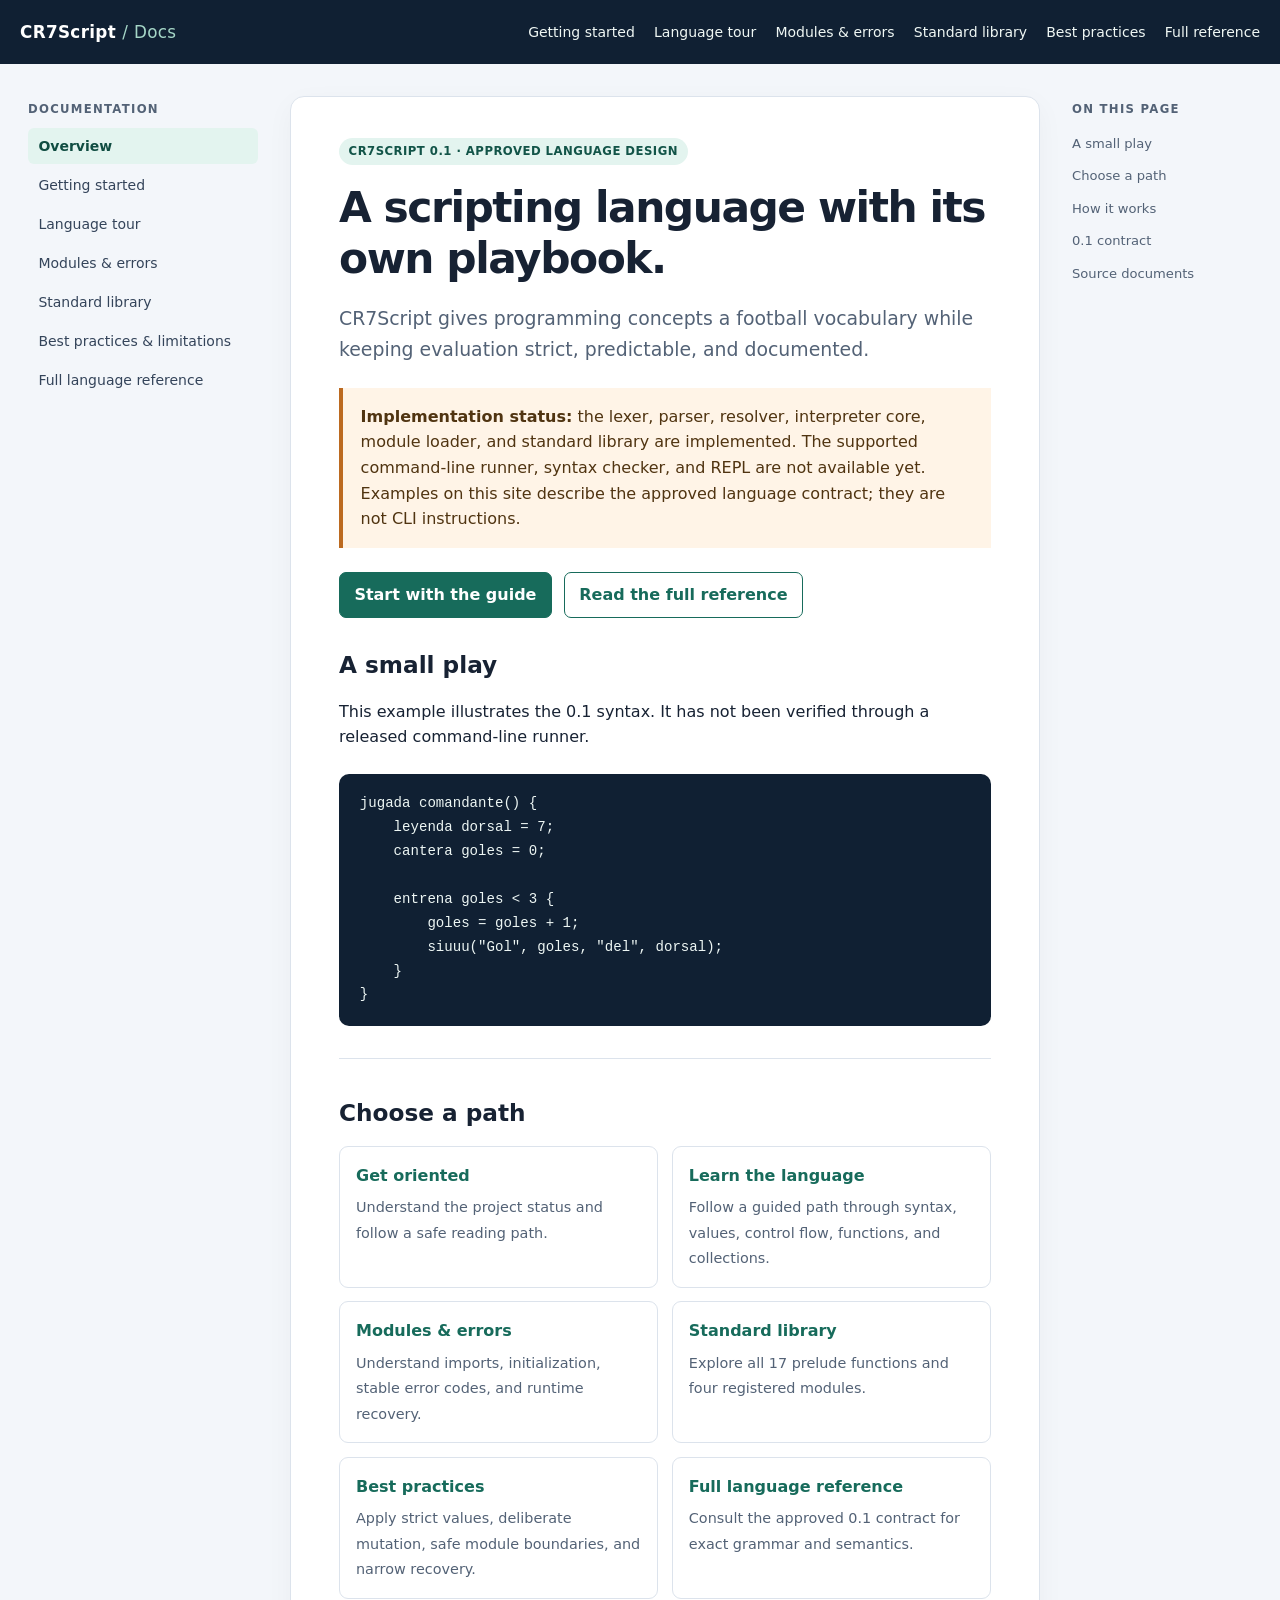
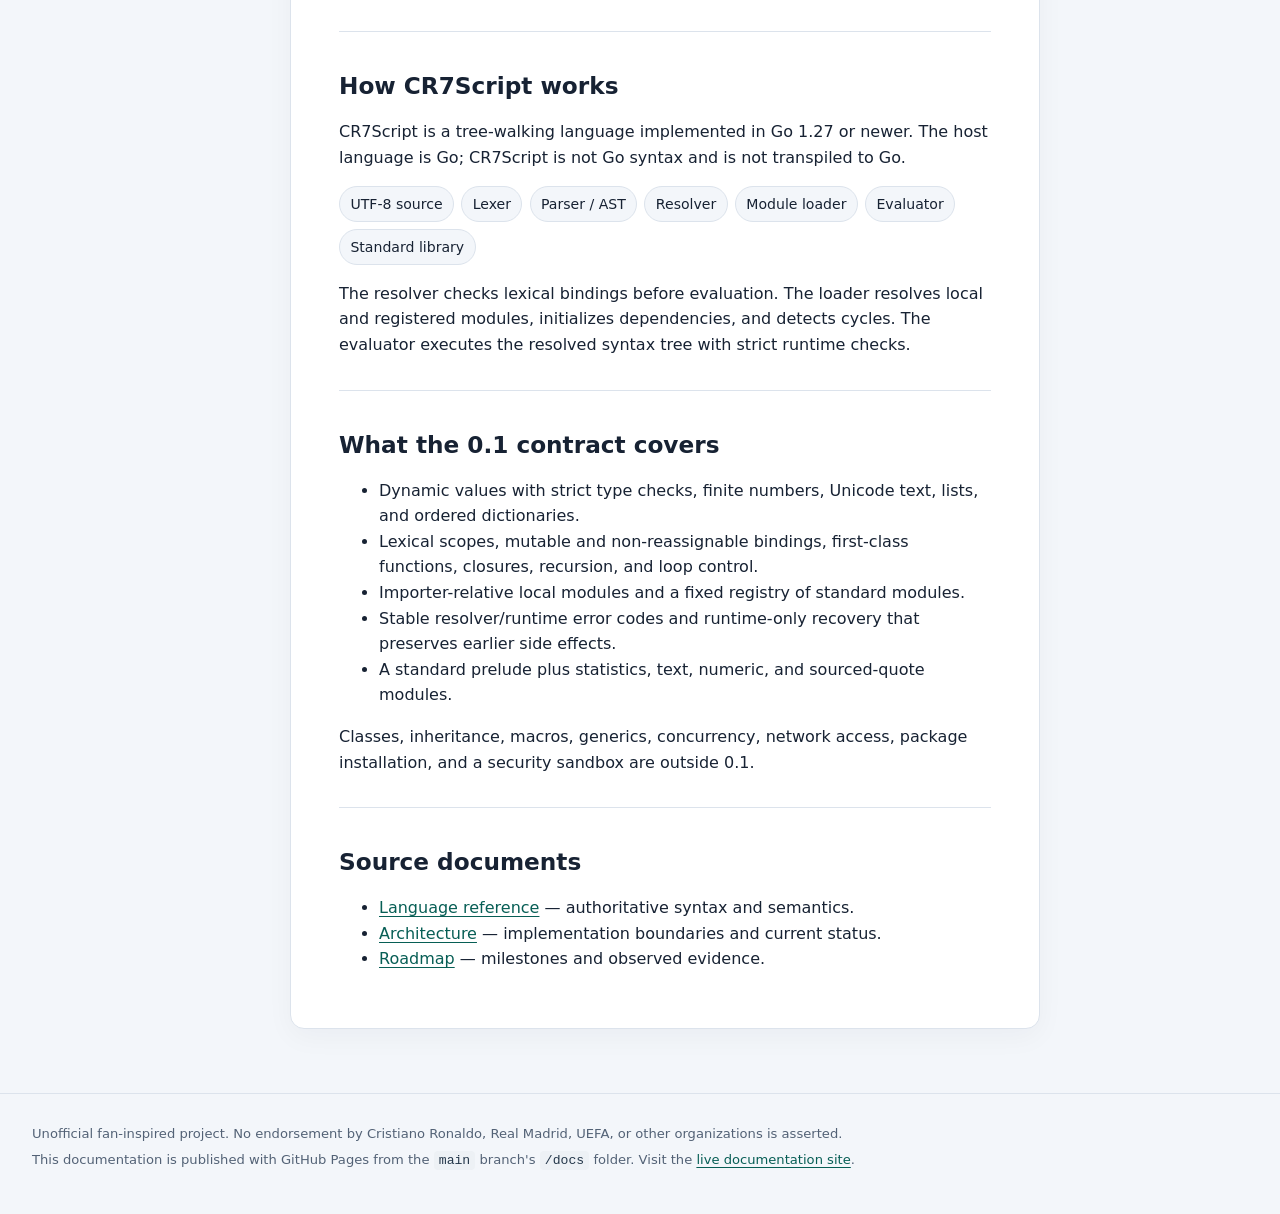
<file: docs/index.html>
<!doctype html>
<html lang="en">
<head>
  <meta charset="utf-8">
  <meta name="viewport" content="width=device-width, initial-scale=1">
  <meta name="description" content="Learn CR7Script 0.1: a Spanish-first scripting language with documented syntax, modules, errors, and best practices.">
  <title>CR7Script — Language documentation</title>
  <link rel="stylesheet" href="assets/site.css">
</head>
<body>
  <a class="skip-link" href="#main-content">Skip to content</a>
  <header class="site-header">
    <a class="brand" href="index.html">CR7Script <span>/ Docs</span></a>
    <nav class="primary-nav" aria-label="Primary navigation">
      <a href="getting-started.html">Getting started</a>
      <a href="language-tour.html">Language tour</a>
      <a href="modules-and-errors.html">Modules &amp; errors</a>
      <a href="standard-library.html">Standard library</a>
      <a href="best-practices.html">Best practices</a>
      <a href="https://github.com/Jelsin29/cr7Script/blob/main/docs/language-reference.md">Full reference</a>
    </nav>
  </header>
  <div class="page-grid">
    <aside class="sidebar" aria-label="Documentation">
      <h2>Documentation</h2>
      <nav aria-label="Documentation sections">
        <a href="index.html" aria-current="page">Overview</a>
        <a href="getting-started.html">Getting started</a>
        <a href="language-tour.html">Language tour</a>
        <a href="modules-and-errors.html">Modules &amp; errors</a>
        <a href="standard-library.html">Standard library</a>
        <a href="best-practices.html">Best practices &amp; limitations</a>
        <a href="https://github.com/Jelsin29/cr7Script/blob/main/docs/language-reference.md">Full language reference</a>
      </nav>
    </aside>
    <main class="content" id="main-content">
      <span class="eyebrow">CR7Script 0.1 · Approved language design</span>
      <h1>A scripting language with its own playbook.</h1>
      <p class="lead">CR7Script gives programming concepts a football vocabulary while keeping evaluation strict, predictable, and documented.</p>
      <div class="notice" role="note">
        <strong>Implementation status:</strong> the lexer, parser, resolver, interpreter core, module loader, and standard library are implemented. The supported command-line runner, syntax checker, and REPL are not available yet. Examples on this site describe the approved language contract; they are not CLI instructions.
      </div>
      <div class="button-row">
        <a class="button" href="getting-started.html">Start with the guide</a>
        <a class="button secondary" href="https://github.com/Jelsin29/cr7Script/blob/main/docs/language-reference.md">Read the full reference</a>
      </div>
      <h2 id="example">A small play</h2>
      <p>This example illustrates the 0.1 syntax. It has not been verified through a released command-line runner.</p>
      <pre class="code-block"><code>jugada comandante() {
    leyenda dorsal = 7;
    cantera goles = 0;

    entrena goles &lt; 3 {
        goles = goles + 1;
        siuuu("Gol", goles, "del", dorsal);
    }
}</code></pre>
      <section class="section-rule" id="learn">
        <h2>Choose a path</h2>
        <div class="card-grid">
          <a class="doc-card" href="getting-started.html"><strong>Get oriented</strong><span>Understand the project status and follow a safe reading path.</span></a>
          <a class="doc-card" href="language-tour.html"><strong>Learn the language</strong><span>Follow a guided path through syntax, values, control flow, functions, and collections.</span></a>
          <a class="doc-card" href="modules-and-errors.html"><strong>Modules &amp; errors</strong><span>Understand imports, initialization, stable error codes, and runtime recovery.</span></a>
          <a class="doc-card" href="standard-library.html"><strong>Standard library</strong><span>Explore all 17 prelude functions and four registered modules.</span></a>
          <a class="doc-card" href="best-practices.html"><strong>Best practices</strong><span>Apply strict values, deliberate mutation, safe module boundaries, and narrow recovery.</span></a>
          <a class="doc-card" href="https://github.com/Jelsin29/cr7Script/blob/main/docs/language-reference.md"><strong>Full language reference</strong><span>Consult the approved 0.1 contract for exact grammar and semantics.</span></a>
        </div>
      </section>
      <section class="section-rule" id="how-it-works">
        <h2>How CR7Script works</h2>
        <p>CR7Script is a tree-walking language implemented in Go 1.27 or newer. The host language is Go; CR7Script is not Go syntax and is not transpiled to Go.</p>
        <ol class="pipeline" aria-label="Interpreter pipeline">
          <li>UTF-8 source</li><li>Lexer</li><li>Parser / AST</li><li>Resolver</li><li>Module loader</li><li>Evaluator</li><li>Standard library</li>
        </ol>
        <p>The resolver checks lexical bindings before evaluation. The loader resolves local and registered modules, initializes dependencies, and detects cycles. The evaluator executes the resolved syntax tree with strict runtime checks.</p>
      </section>
      <section class="section-rule" id="capabilities">
        <h2>What the 0.1 contract covers</h2>
        <ul>
          <li>Dynamic values with strict type checks, finite numbers, Unicode text, lists, and ordered dictionaries.</li>
          <li>Lexical scopes, mutable and non-reassignable bindings, first-class functions, closures, recursion, and loop control.</li>
          <li>Importer-relative local modules and a fixed registry of standard modules.</li>
          <li>Stable resolver/runtime error codes and runtime-only recovery that preserves earlier side effects.</li>
          <li>A standard prelude plus statistics, text, numeric, and sourced-quote modules.</li>
        </ul>
        <p>Classes, inheritance, macros, generics, concurrency, network access, package installation, and a security sandbox are outside 0.1.</p>
      </section>
      <section class="section-rule" id="sources">
        <h2>Source documents</h2>
        <ul>
          <li><a href="https://github.com/Jelsin29/cr7Script/blob/main/docs/language-reference.md">Language reference</a> — authoritative syntax and semantics.</li>
          <li><a href="https://github.com/Jelsin29/cr7Script/blob/main/docs/architecture.md">Architecture</a> — implementation boundaries and current status.</li>
          <li><a href="https://github.com/Jelsin29/cr7Script/blob/main/docs/roadmap.md">Roadmap</a> — milestones and observed evidence.</li>
        </ul>
      </section>
    </main>
    <aside class="page-toc" aria-label="On this page">
      <h2>On this page</h2>
      <nav aria-label="Page sections"><a href="#example">A small play</a><a href="#learn">Choose a path</a><a href="#how-it-works">How it works</a><a href="#capabilities">0.1 contract</a><a href="#sources">Source documents</a></nav>
    </aside>
  </div>
  <footer class="site-footer">
    <p>Unofficial fan-inspired project. No endorsement by Cristiano Ronaldo, Real Madrid, UEFA, or other organizations is asserted.</p>
    <p>This documentation is published with GitHub Pages from the <code>main</code> branch's <code>/docs</code> folder. Visit the <a href="https://jelsin29.github.io/cr7Script/">live documentation site</a>.</p>
  </footer>
</body>
</html>
</file>
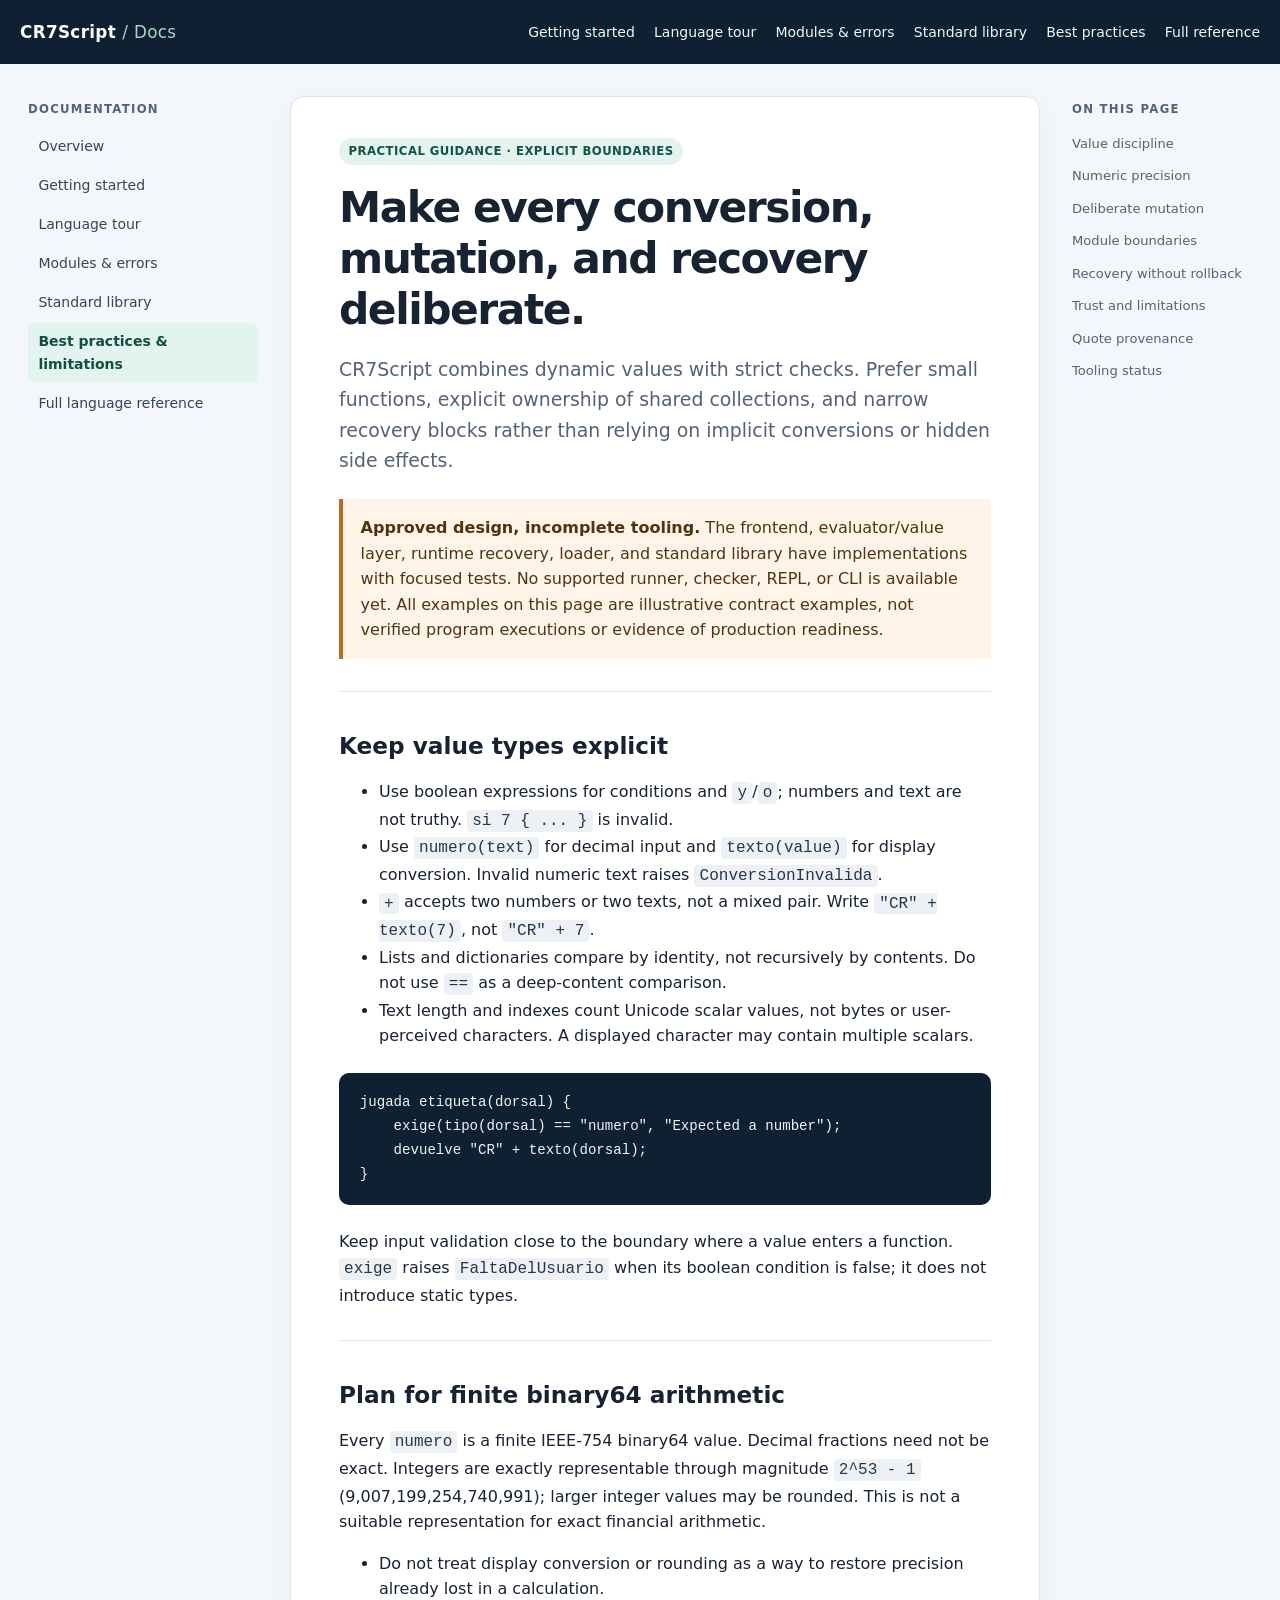
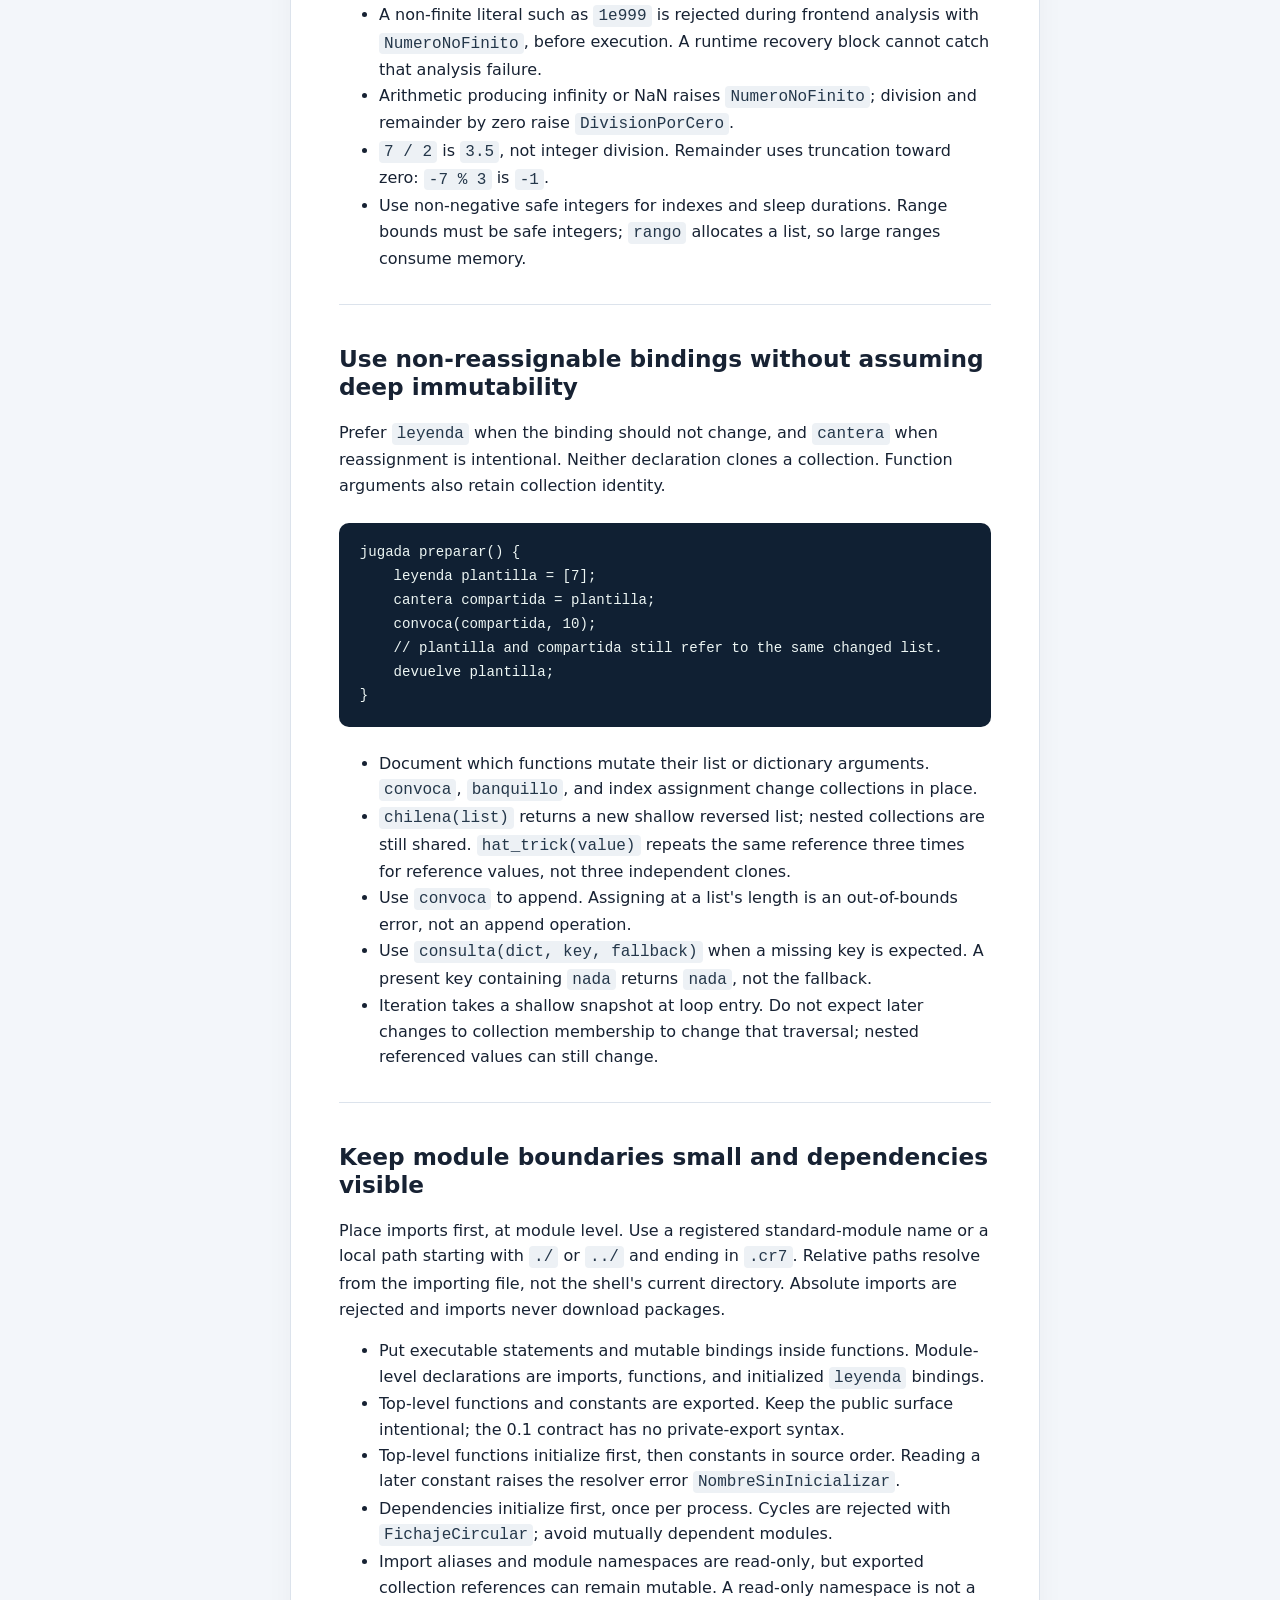
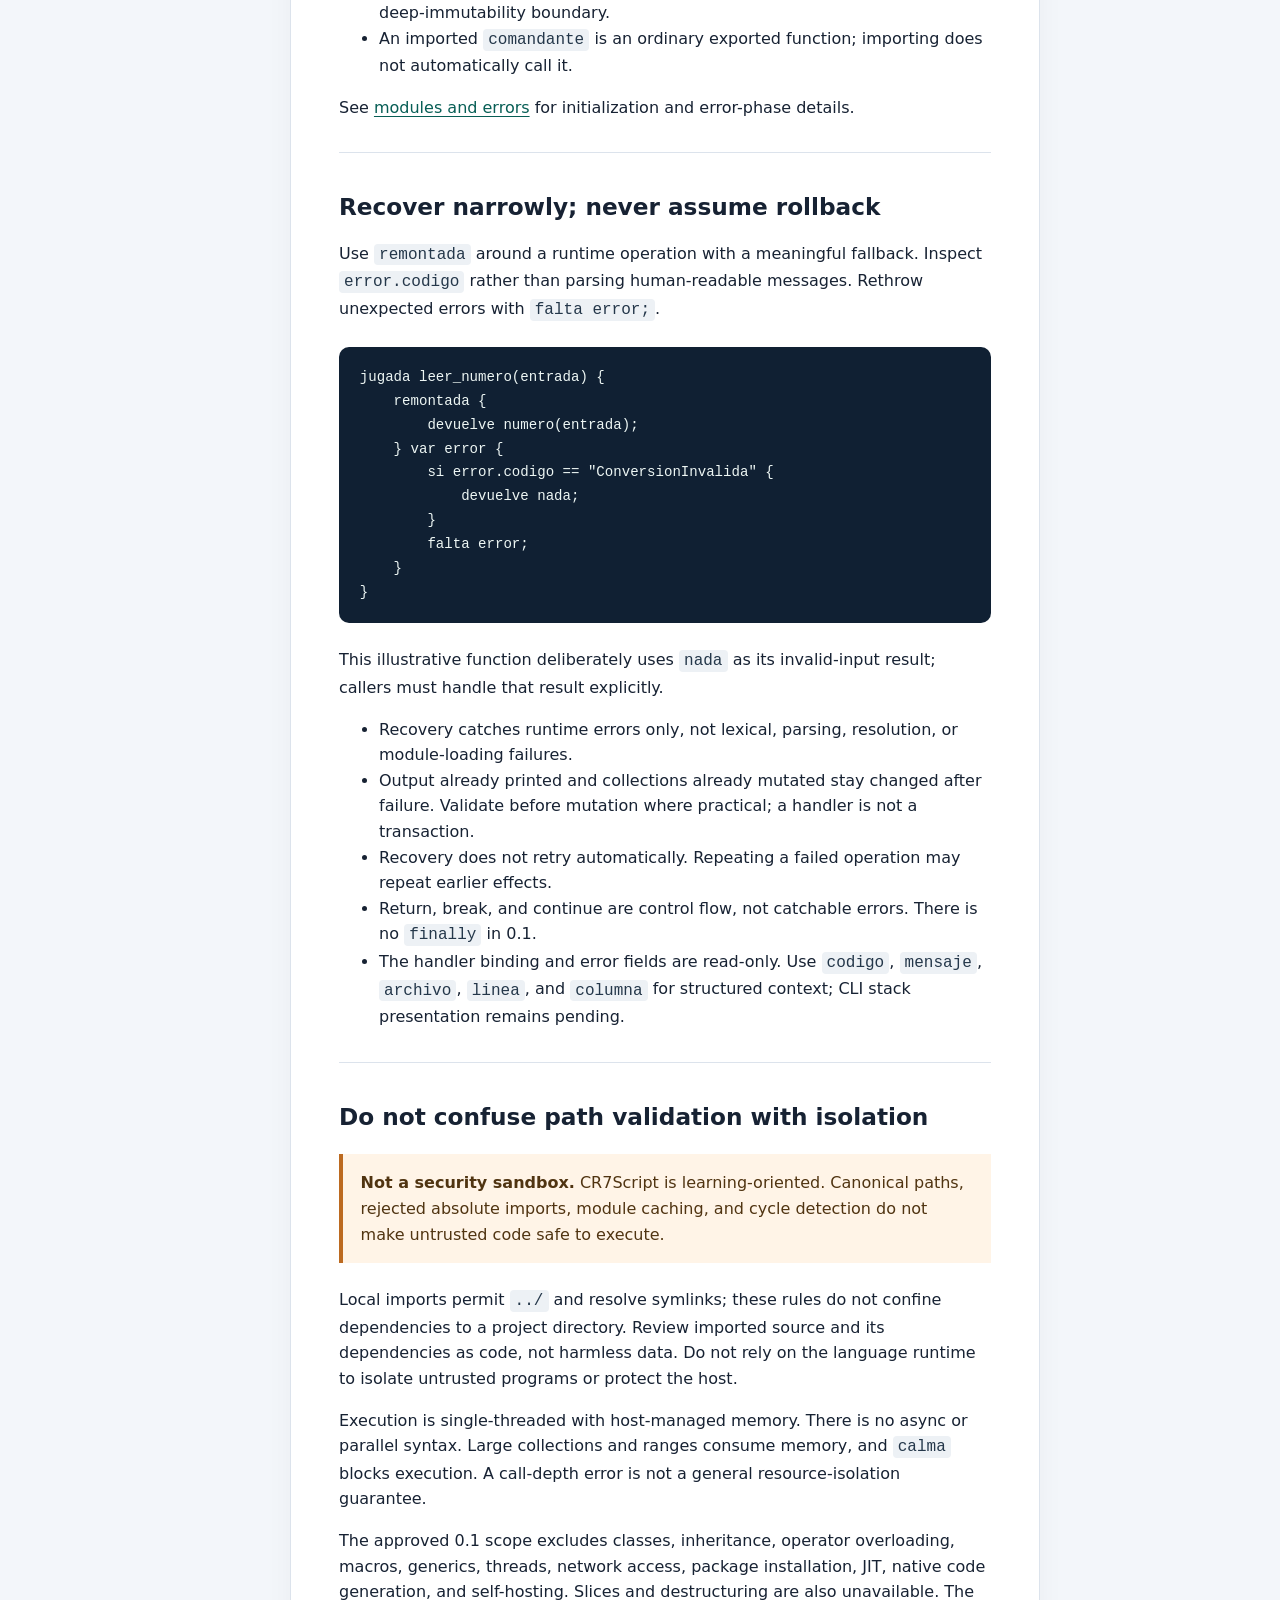
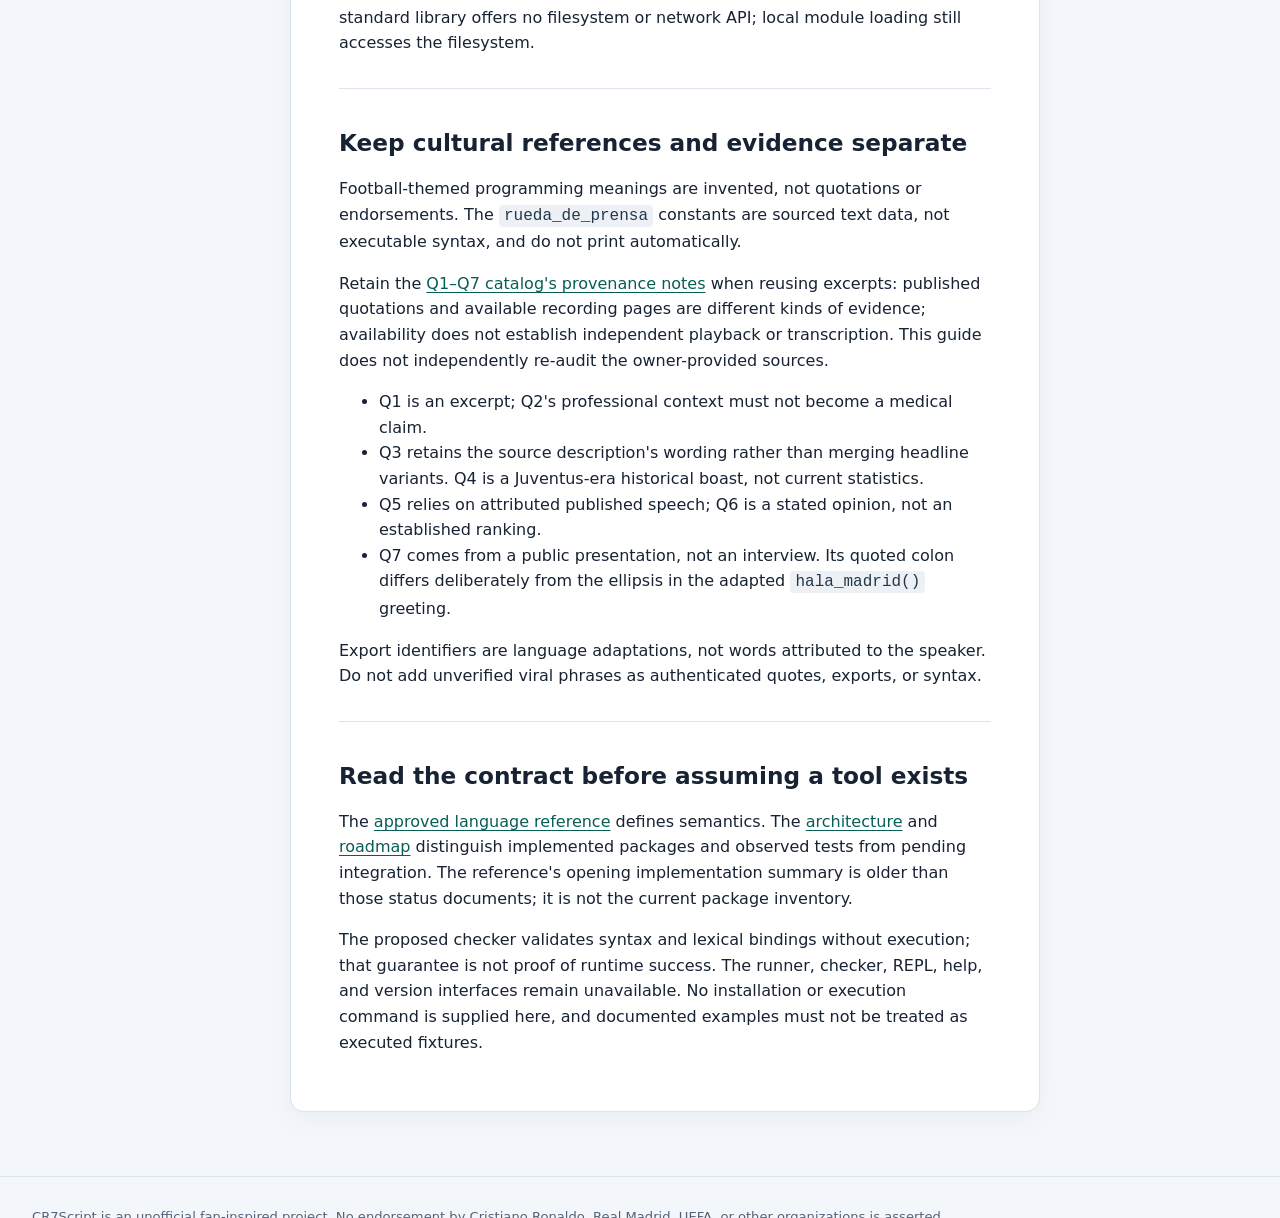
<file: docs/best-practices.html>
<!doctype html>
<html lang="en">
<head>
  <meta charset="utf-8">
  <meta name="viewport" content="width=device-width, initial-scale=1">
  <meta name="description" content="Practical CR7Script best practices for strict values, finite numbers, deliberate mutation, module boundaries, recovery, and current limitations.">
  <title>Best practices and limitations · CR7Script</title>
  <link rel="stylesheet" href="assets/site.css">
</head>
<body>
  <a class="skip-link" href="#main-content">Skip to content</a>
  <header class="site-header">
    <a class="brand" href="index.html">CR7Script <span>/ Docs</span></a>
    <nav class="primary-nav" aria-label="Primary navigation">
      <a href="getting-started.html">Getting started</a>
      <a href="language-tour.html">Language tour</a>
      <a href="modules-and-errors.html">Modules &amp; errors</a>
      <a href="standard-library.html">Standard library</a>
      <a href="best-practices.html" aria-current="page">Best practices</a>
      <a href="https://github.com/Jelsin29/cr7Script/blob/main/docs/language-reference.md">Full reference</a>
    </nav>
  </header>
  <div class="page-grid">
    <aside class="sidebar" aria-label="Documentation">
      <h2>Documentation</h2>
      <nav aria-label="Documentation sections">
        <a href="index.html">Overview</a>
        <a href="getting-started.html">Getting started</a>
        <a href="language-tour.html">Language tour</a>
        <a href="modules-and-errors.html">Modules &amp; errors</a>
        <a href="standard-library.html">Standard library</a>
        <a href="best-practices.html" aria-current="page">Best practices &amp; limitations</a>
        <a href="https://github.com/Jelsin29/cr7Script/blob/main/docs/language-reference.md">Full language reference</a>
      </nav>
    </aside>
    <main class="content" id="main-content">
      <span class="eyebrow">Practical guidance · explicit boundaries</span>
      <h1>Make every conversion, mutation, and recovery deliberate.</h1>
      <p class="lead">CR7Script combines dynamic values with strict checks. Prefer small functions, explicit ownership of shared collections, and narrow recovery blocks rather than relying on implicit conversions or hidden side effects.</p>
      <div class="notice" role="note">
        <strong>Approved design, incomplete tooling.</strong> The frontend, evaluator/value layer, runtime recovery, loader, and standard library have implementations with focused tests. No supported runner, checker, REPL, or CLI is available yet. All examples on this page are illustrative contract examples, not verified program executions or evidence of production readiness.
      </div>

      <section class="section-rule" id="values">
        <h2>Keep value types explicit</h2>
        <ul>
          <li>Use boolean expressions for conditions and <code>y</code>/<code>o</code>; numbers and text are not truthy. <code>si 7 { ... }</code> is invalid.</li>
          <li>Use <code>numero(text)</code> for decimal input and <code>texto(value)</code> for display conversion. Invalid numeric text raises <code>ConversionInvalida</code>.</li>
          <li><code>+</code> accepts two numbers or two texts, not a mixed pair. Write <code>"CR" + texto(7)</code>, not <code>"CR" + 7</code>.</li>
          <li>Lists and dictionaries compare by identity, not recursively by contents. Do not use <code>==</code> as a deep-content comparison.</li>
          <li>Text length and indexes count Unicode scalar values, not bytes or user-perceived characters. A displayed character may contain multiple scalars.</li>
        </ul>
        <pre class="code-block"><code>jugada etiqueta(dorsal) {
    exige(tipo(dorsal) == "numero", "Expected a number");
    devuelve "CR" + texto(dorsal);
}</code></pre>
        <p>Keep input validation close to the boundary where a value enters a function. <code>exige</code> raises <code>FaltaDelUsuario</code> when its boolean condition is false; it does not introduce static types.</p>
      </section>

      <section class="section-rule" id="numbers">
        <h2>Plan for finite binary64 arithmetic</h2>
        <p>Every <code>numero</code> is a finite IEEE-754 binary64 value. Decimal fractions need not be exact. Integers are exactly representable through magnitude <code>2^53 - 1</code> (9,007,199,254,740,991); larger integer values may be rounded. This is not a suitable representation for exact financial arithmetic.</p>
        <ul>
          <li>Do not treat display conversion or rounding as a way to restore precision already lost in a calculation.</li>
          <li>A non-finite literal such as <code>1e999</code> is rejected during frontend analysis with <code>NumeroNoFinito</code>, before execution. A runtime recovery block cannot catch that analysis failure.</li>
          <li>Arithmetic producing infinity or NaN raises <code>NumeroNoFinito</code>; division and remainder by zero raise <code>DivisionPorCero</code>.</li>
          <li><code>7 / 2</code> is <code>3.5</code>, not integer division. Remainder uses truncation toward zero: <code>-7 % 3</code> is <code>-1</code>.</li>
          <li>Use non-negative safe integers for indexes and sleep durations. Range bounds must be safe integers; <code>rango</code> allocates a list, so large ranges consume memory.</li>
        </ul>
      </section>

      <section class="section-rule" id="mutation">
        <h2>Use non-reassignable bindings without assuming deep immutability</h2>
        <p>Prefer <code>leyenda</code> when the binding should not change, and <code>cantera</code> when reassignment is intentional. Neither declaration clones a collection. Function arguments also retain collection identity.</p>
        <pre class="code-block"><code>jugada preparar() {
    leyenda plantilla = [7];
    cantera compartida = plantilla;
    convoca(compartida, 10);
    // plantilla and compartida still refer to the same changed list.
    devuelve plantilla;
}</code></pre>
        <ul>
          <li>Document which functions mutate their list or dictionary arguments. <code>convoca</code>, <code>banquillo</code>, and index assignment change collections in place.</li>
          <li><code>chilena(list)</code> returns a new shallow reversed list; nested collections are still shared. <code>hat_trick(value)</code> repeats the same reference three times for reference values, not three independent clones.</li>
          <li>Use <code>convoca</code> to append. Assigning at a list's length is an out-of-bounds error, not an append operation.</li>
          <li>Use <code>consulta(dict, key, fallback)</code> when a missing key is expected. A present key containing <code>nada</code> returns <code>nada</code>, not the fallback.</li>
          <li>Iteration takes a shallow snapshot at loop entry. Do not expect later changes to collection membership to change that traversal; nested referenced values can still change.</li>
        </ul>
      </section>

      <section class="section-rule" id="modules">
        <h2>Keep module boundaries small and dependencies visible</h2>
        <p>Place imports first, at module level. Use a registered standard-module name or a local path starting with <code>./</code> or <code>../</code> and ending in <code>.cr7</code>. Relative paths resolve from the importing file, not the shell's current directory. Absolute imports are rejected and imports never download packages.</p>
        <ul>
          <li>Put executable statements and mutable bindings inside functions. Module-level declarations are imports, functions, and initialized <code>leyenda</code> bindings.</li>
          <li>Top-level functions and constants are exported. Keep the public surface intentional; the 0.1 contract has no private-export syntax.</li>
          <li>Top-level functions initialize first, then constants in source order. Reading a later constant raises the resolver error <code>NombreSinInicializar</code>.</li>
          <li>Dependencies initialize first, once per process. Cycles are rejected with <code>FichajeCircular</code>; avoid mutually dependent modules.</li>
          <li>Import aliases and module namespaces are read-only, but exported collection references can remain mutable. A read-only namespace is not a deep-immutability boundary.</li>
          <li>An imported <code>comandante</code> is an ordinary exported function; importing does not automatically call it.</li>
        </ul>
        <p>See <a href="modules-and-errors.html">modules and errors</a> for initialization and error-phase details.</p>
      </section>

      <section class="section-rule" id="recovery">
        <h2>Recover narrowly; never assume rollback</h2>
        <p>Use <code>remontada</code> around a runtime operation with a meaningful fallback. Inspect <code>error.codigo</code> rather than parsing human-readable messages. Rethrow unexpected errors with <code>falta error;</code>.</p>
        <pre class="code-block"><code>jugada leer_numero(entrada) {
    remontada {
        devuelve numero(entrada);
    } var error {
        si error.codigo == "ConversionInvalida" {
            devuelve nada;
        }
        falta error;
    }
}</code></pre>
        <p>This illustrative function deliberately uses <code>nada</code> as its invalid-input result; callers must handle that result explicitly.</p>
        <ul>
          <li>Recovery catches runtime errors only, not lexical, parsing, resolution, or module-loading failures.</li>
          <li>Output already printed and collections already mutated stay changed after failure. Validate before mutation where practical; a handler is not a transaction.</li>
          <li>Recovery does not retry automatically. Repeating a failed operation may repeat earlier effects.</li>
          <li>Return, break, and continue are control flow, not catchable errors. There is no <code>finally</code> in 0.1.</li>
          <li>The handler binding and error fields are read-only. Use <code>codigo</code>, <code>mensaje</code>, <code>archivo</code>, <code>linea</code>, and <code>columna</code> for structured context; CLI stack presentation remains pending.</li>
        </ul>
      </section>

      <section class="section-rule" id="limits">
        <h2>Do not confuse path validation with isolation</h2>
        <div class="notice" role="note"><strong>Not a security sandbox.</strong> CR7Script is learning-oriented. Canonical paths, rejected absolute imports, module caching, and cycle detection do not make untrusted code safe to execute.</div>
        <p>Local imports permit <code>../</code> and resolve symlinks; these rules do not confine dependencies to a project directory. Review imported source and its dependencies as code, not harmless data. Do not rely on the language runtime to isolate untrusted programs or protect the host.</p>
        <p>Execution is single-threaded with host-managed memory. There is no async or parallel syntax. Large collections and ranges consume memory, and <code>calma</code> blocks execution. A call-depth error is not a general resource-isolation guarantee.</p>
        <p>The approved 0.1 scope excludes classes, inheritance, operator overloading, macros, generics, threads, network access, package installation, JIT, native code generation, and self-hosting. Slices and destructuring are also unavailable. The standard library offers no filesystem or network API; local module loading still accesses the filesystem.</p>
      </section>

      <section class="section-rule" id="provenance">
        <h2>Keep cultural references and evidence separate</h2>
        <p>Football-themed programming meanings are invented, not quotations or endorsements. The <code>rueda_de_prensa</code> constants are sourced text data, not executable syntax, and do not print automatically.</p>
        <p>Retain the <a href="https://github.com/Jelsin29/cr7Script/blob/main/docs/language-reference.md#verified-spoken-phrase-catalog">Q1–Q7 catalog's provenance notes</a> when reusing excerpts: published quotations and available recording pages are different kinds of evidence; availability does not establish independent playback or transcription. This guide does not independently re-audit the owner-provided sources.</p>
        <ul>
          <li>Q1 is an excerpt; Q2's professional context must not become a medical claim.</li>
          <li>Q3 retains the source description's wording rather than merging headline variants. Q4 is a Juventus-era historical boast, not current statistics.</li>
          <li>Q5 relies on attributed published speech; Q6 is a stated opinion, not an established ranking.</li>
          <li>Q7 comes from a public presentation, not an interview. Its quoted colon differs deliberately from the ellipsis in the adapted <code>hala_madrid()</code> greeting.</li>
        </ul>
        <p>Export identifiers are language adaptations, not words attributed to the speaker. Do not add unverified viral phrases as authenticated quotes, exports, or syntax.</p>
      </section>

      <section class="section-rule" id="status">
        <h2>Read the contract before assuming a tool exists</h2>
        <p>The <a href="https://github.com/Jelsin29/cr7Script/blob/main/docs/language-reference.md">approved language reference</a> defines semantics. The <a href="https://github.com/Jelsin29/cr7Script/blob/main/docs/architecture.md">architecture</a> and <a href="https://github.com/Jelsin29/cr7Script/blob/main/docs/roadmap.md">roadmap</a> distinguish implemented packages and observed tests from pending integration. The reference's opening implementation summary is older than those status documents; it is not the current package inventory.</p>
        <p>The proposed checker validates syntax and lexical bindings without execution; that guarantee is not proof of runtime success. The runner, checker, REPL, help, and version interfaces remain unavailable. No installation or execution command is supplied here, and documented examples must not be treated as executed fixtures.</p>
      </section>
    </main>
    <aside class="page-toc" aria-label="On this page">
      <h2>On this page</h2>
      <nav aria-label="Page sections">
        <a href="#values">Value discipline</a>
        <a href="#numbers">Numeric precision</a>
        <a href="#mutation">Deliberate mutation</a>
        <a href="#modules">Module boundaries</a>
        <a href="#recovery">Recovery without rollback</a>
        <a href="#limits">Trust and limitations</a>
        <a href="#provenance">Quote provenance</a>
        <a href="#status">Tooling status</a>
      </nav>
    </aside>
  </div>
  <footer class="site-footer">
    <p>CR7Script is an unofficial fan-inspired project. No endorsement by Cristiano Ronaldo, Real Madrid, UEFA, or other organizations is asserted.</p>
    <p><a href="index.html">Documentation home</a> · <a href="modules-and-errors.html">Modules &amp; errors</a> · <a href="standard-library.html">Standard library</a></p>
  </footer>
</body>
</html>
</file>
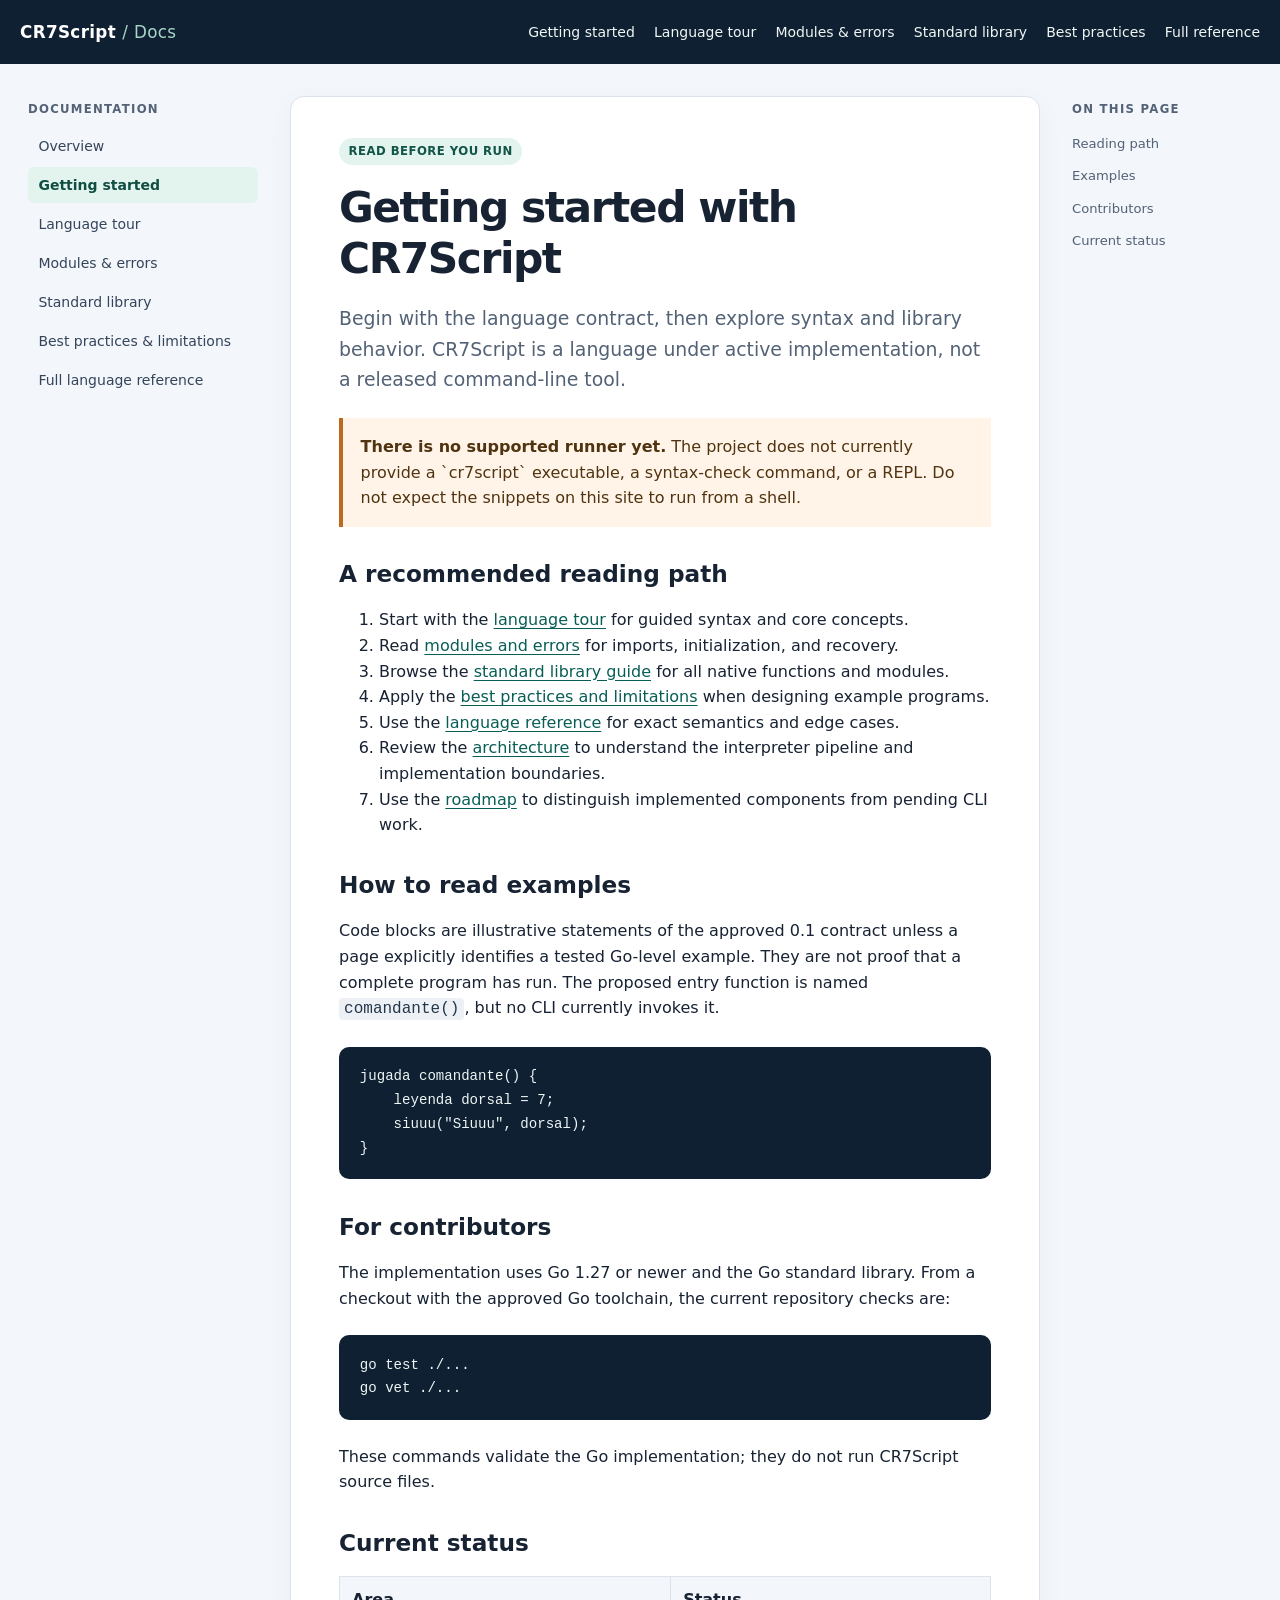
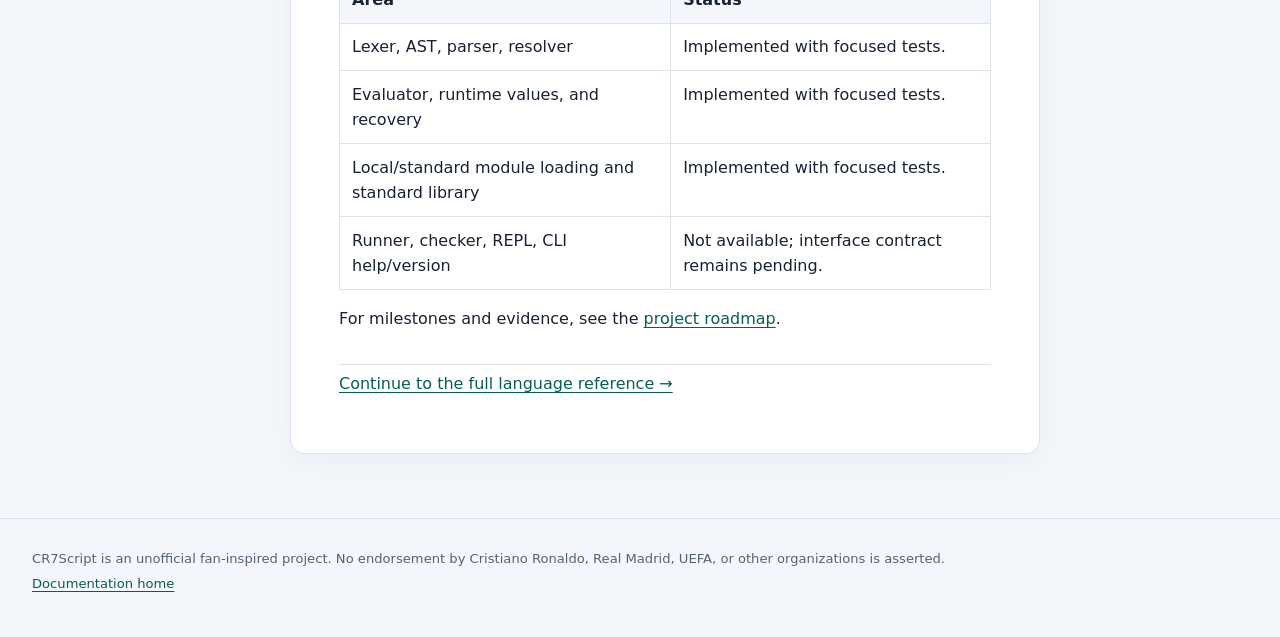
<file: docs/getting-started.html>
<!doctype html>
<html lang="en">
<head>
  <meta charset="utf-8">
  <meta name="viewport" content="width=device-width, initial-scale=1">
  <meta name="description" content="A truthful starting guide to the CR7Script 0.1 language design and current implementation status.">
  <title>Getting started · CR7Script</title>
  <link rel="stylesheet" href="assets/site.css">
</head>
<body>
  <a class="skip-link" href="#main-content">Skip to content</a>
  <header class="site-header">
    <a class="brand" href="index.html">CR7Script <span>/ Docs</span></a>
    <nav class="primary-nav" aria-label="Primary navigation">
      <a href="getting-started.html" aria-current="page">Getting started</a>
      <a href="language-tour.html">Language tour</a>
      <a href="modules-and-errors.html">Modules &amp; errors</a>
      <a href="standard-library.html">Standard library</a>
      <a href="best-practices.html">Best practices</a>
      <a href="https://github.com/Jelsin29/cr7Script/blob/main/docs/language-reference.md">Full reference</a>
    </nav>
  </header>
  <div class="page-grid">
    <aside class="sidebar" aria-label="Documentation">
      <h2>Documentation</h2>
      <nav aria-label="Documentation sections">
        <a href="index.html">Overview</a>
        <a href="getting-started.html" aria-current="page">Getting started</a>
        <a href="language-tour.html">Language tour</a>
        <a href="modules-and-errors.html">Modules &amp; errors</a>
        <a href="standard-library.html">Standard library</a>
        <a href="best-practices.html">Best practices &amp; limitations</a>
        <a href="https://github.com/Jelsin29/cr7Script/blob/main/docs/language-reference.md">Full language reference</a>
      </nav>
    </aside>
    <main class="content" id="main-content">
      <span class="eyebrow">Read before you run</span>
      <h1>Getting started with CR7Script</h1>
      <p class="lead">Begin with the language contract, then explore syntax and library behavior. CR7Script is a language under active implementation, not a released command-line tool.</p>
      <div class="notice" role="note">
        <strong>There is no supported runner yet.</strong> The project does not currently provide a `cr7script` executable, a syntax-check command, or a REPL. Do not expect the snippets on this site to run from a shell.
      </div>
      <h2 id="read">A recommended reading path</h2>
      <ol>
        <li>Start with the <a href="language-tour.html">language tour</a> for guided syntax and core concepts.</li>
        <li>Read <a href="modules-and-errors.html">modules and errors</a> for imports, initialization, and recovery.</li>
        <li>Browse the <a href="standard-library.html">standard library guide</a> for all native functions and modules.</li>
        <li>Apply the <a href="best-practices.html">best practices and limitations</a> when designing example programs.</li>
        <li>Use the <a href="https://github.com/Jelsin29/cr7Script/blob/main/docs/language-reference.md">language reference</a> for exact semantics and edge cases.</li>
        <li>Review the <a href="https://github.com/Jelsin29/cr7Script/blob/main/docs/architecture.md">architecture</a> to understand the interpreter pipeline and implementation boundaries.</li>
        <li>Use the <a href="https://github.com/Jelsin29/cr7Script/blob/main/docs/roadmap.md">roadmap</a> to distinguish implemented components from pending CLI work.</li>
      </ol>
      <h2 id="examples">How to read examples</h2>
      <p>Code blocks are illustrative statements of the approved 0.1 contract unless a page explicitly identifies a tested Go-level example. They are not proof that a complete program has run. The proposed entry function is named <code>comandante()</code>, but no CLI currently invokes it.</p>
      <pre class="code-block"><code>jugada comandante() {
    leyenda dorsal = 7;
    siuuu("Siuuu", dorsal);
}</code></pre>
      <h2 id="contributors">For contributors</h2>
      <p>The implementation uses Go 1.27 or newer and the Go standard library. From a checkout with the approved Go toolchain, the current repository checks are:</p>
      <pre class="code-block"><code>go test ./...
go vet ./...</code></pre>
      <p>These commands validate the Go implementation; they do not run CR7Script source files.</p>
      <h2 id="status">Current status</h2>
      <table class="data-table">
        <thead><tr><th scope="col">Area</th><th scope="col">Status</th></tr></thead>
        <tbody>
          <tr><td>Lexer, AST, parser, resolver</td><td>Implemented with focused tests.</td></tr>
          <tr><td>Evaluator, runtime values, and recovery</td><td>Implemented with focused tests.</td></tr>
          <tr><td>Local/standard module loading and standard library</td><td>Implemented with focused tests.</td></tr>
          <tr><td>Runner, checker, REPL, CLI help/version</td><td>Not available; interface contract remains pending.</td></tr>
        </tbody>
      </table>
      <p>For milestones and evidence, see the <a href="https://github.com/Jelsin29/cr7Script/blob/main/docs/roadmap.md">project roadmap</a>.</p>
      <p class="section-rule"><a href="https://github.com/Jelsin29/cr7Script/blob/main/docs/language-reference.md">Continue to the full language reference →</a></p>
    </main>
    <aside class="page-toc" aria-label="On this page">
      <h2>On this page</h2>
      <nav aria-label="Page sections"><a href="#read">Reading path</a><a href="#examples">Examples</a><a href="#contributors">Contributors</a><a href="#status">Current status</a></nav>
    </aside>
  </div>
  <footer class="site-footer">
    <p>CR7Script is an unofficial fan-inspired project. No endorsement by Cristiano Ronaldo, Real Madrid, UEFA, or other organizations is asserted.</p>
    <p><a href="index.html">Documentation home</a></p>
  </footer>
</body>
</html>
</file>
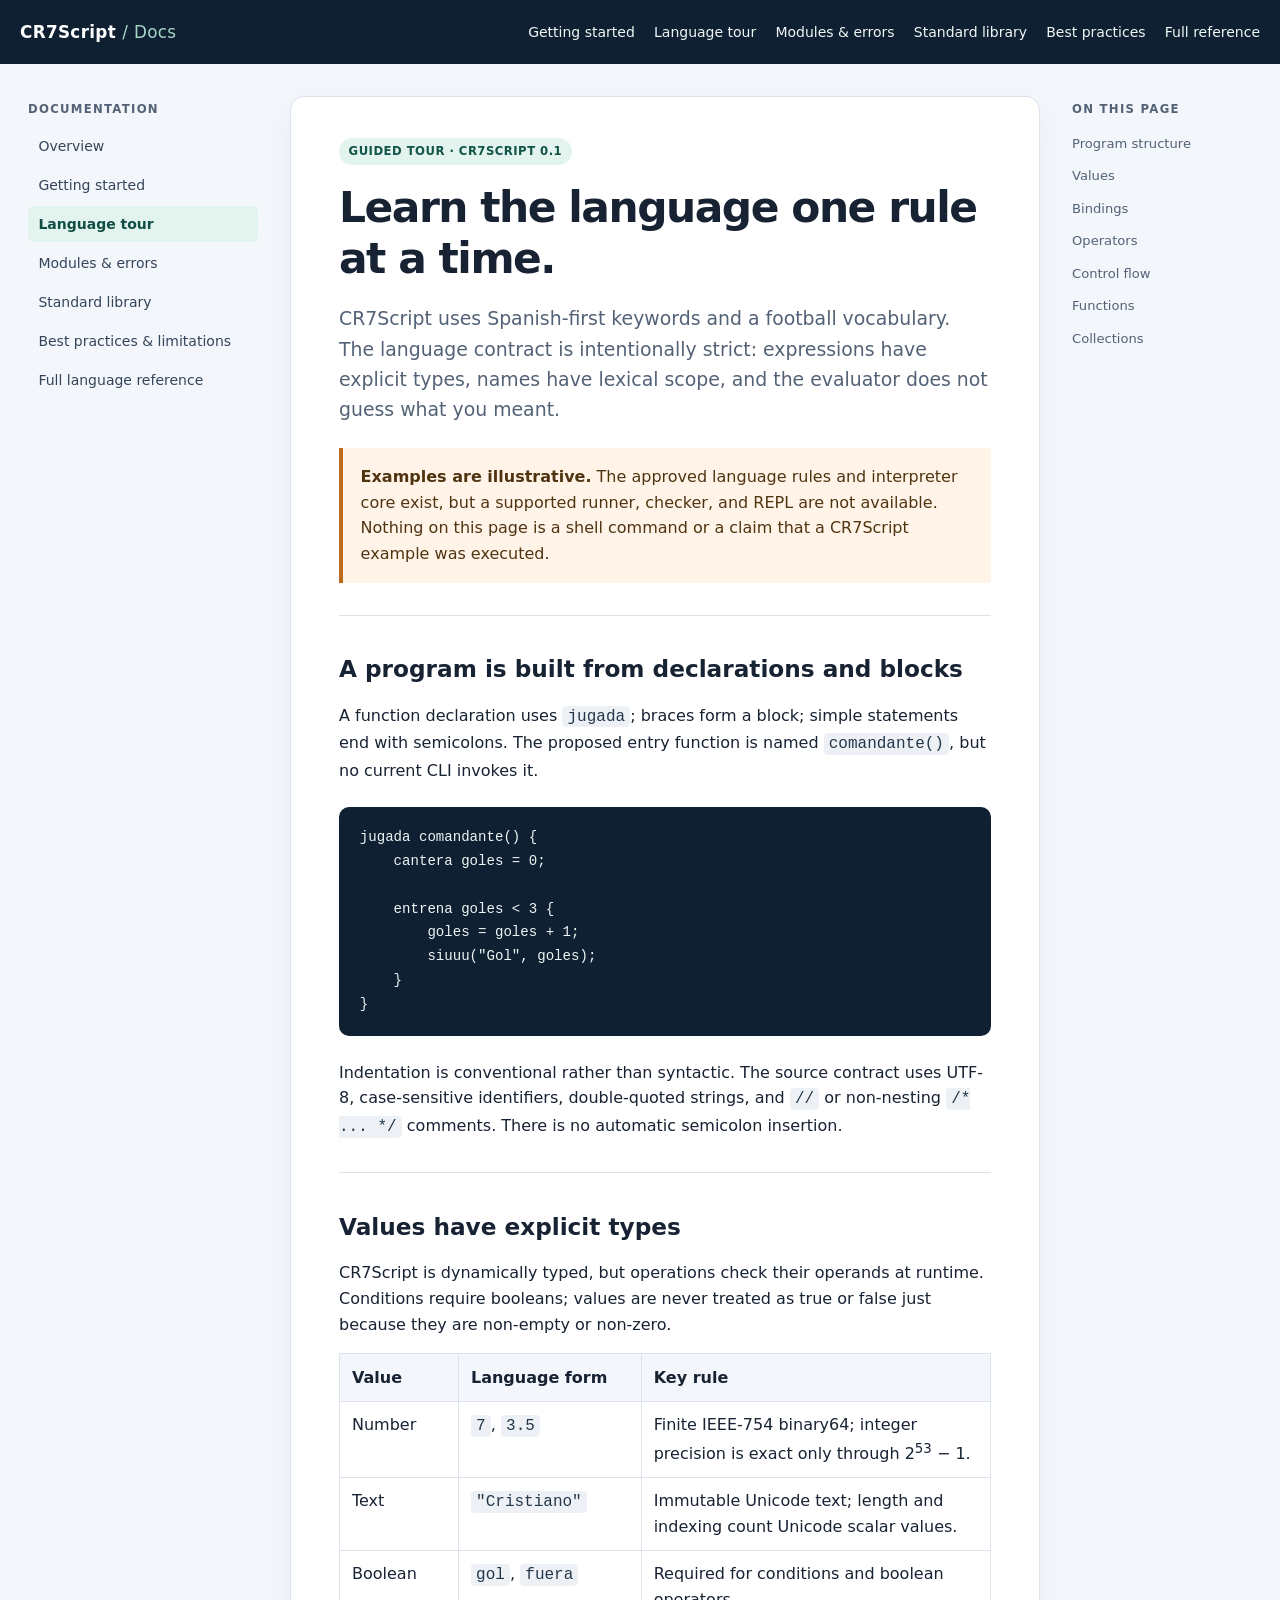
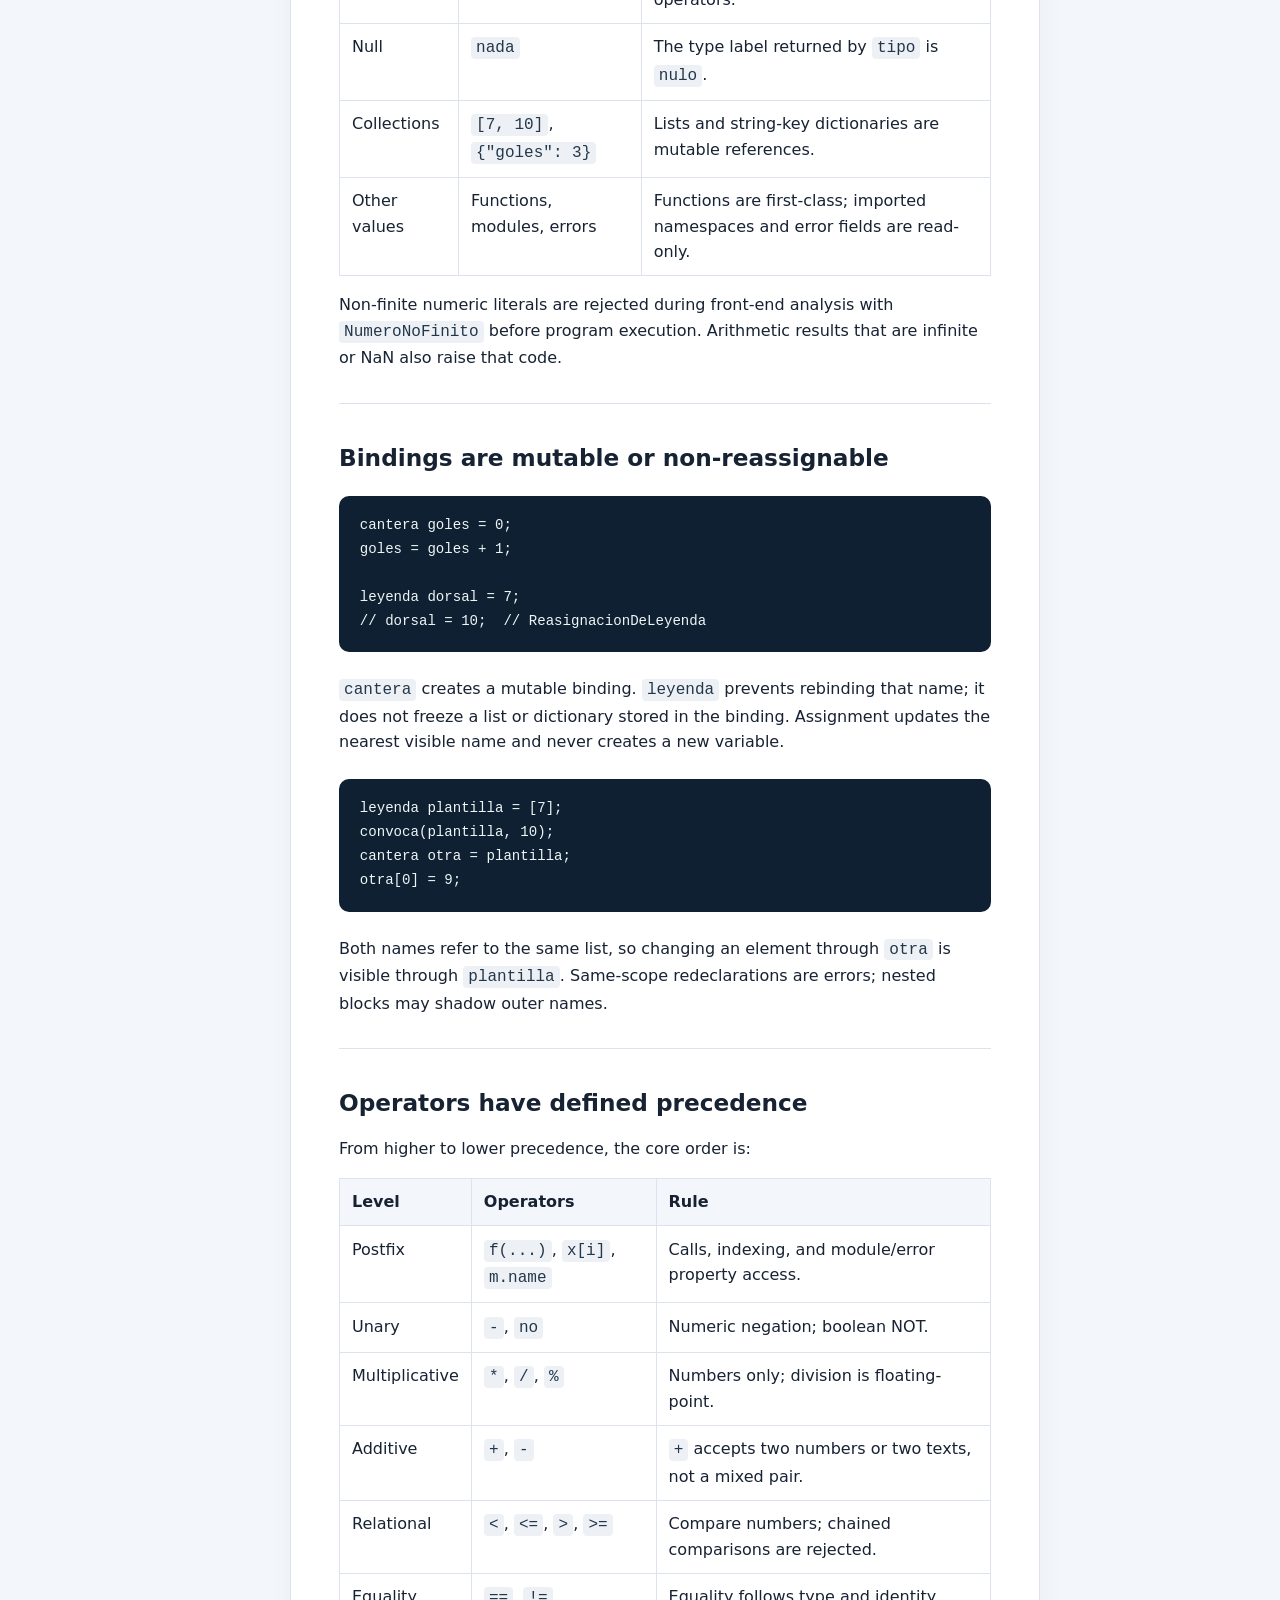
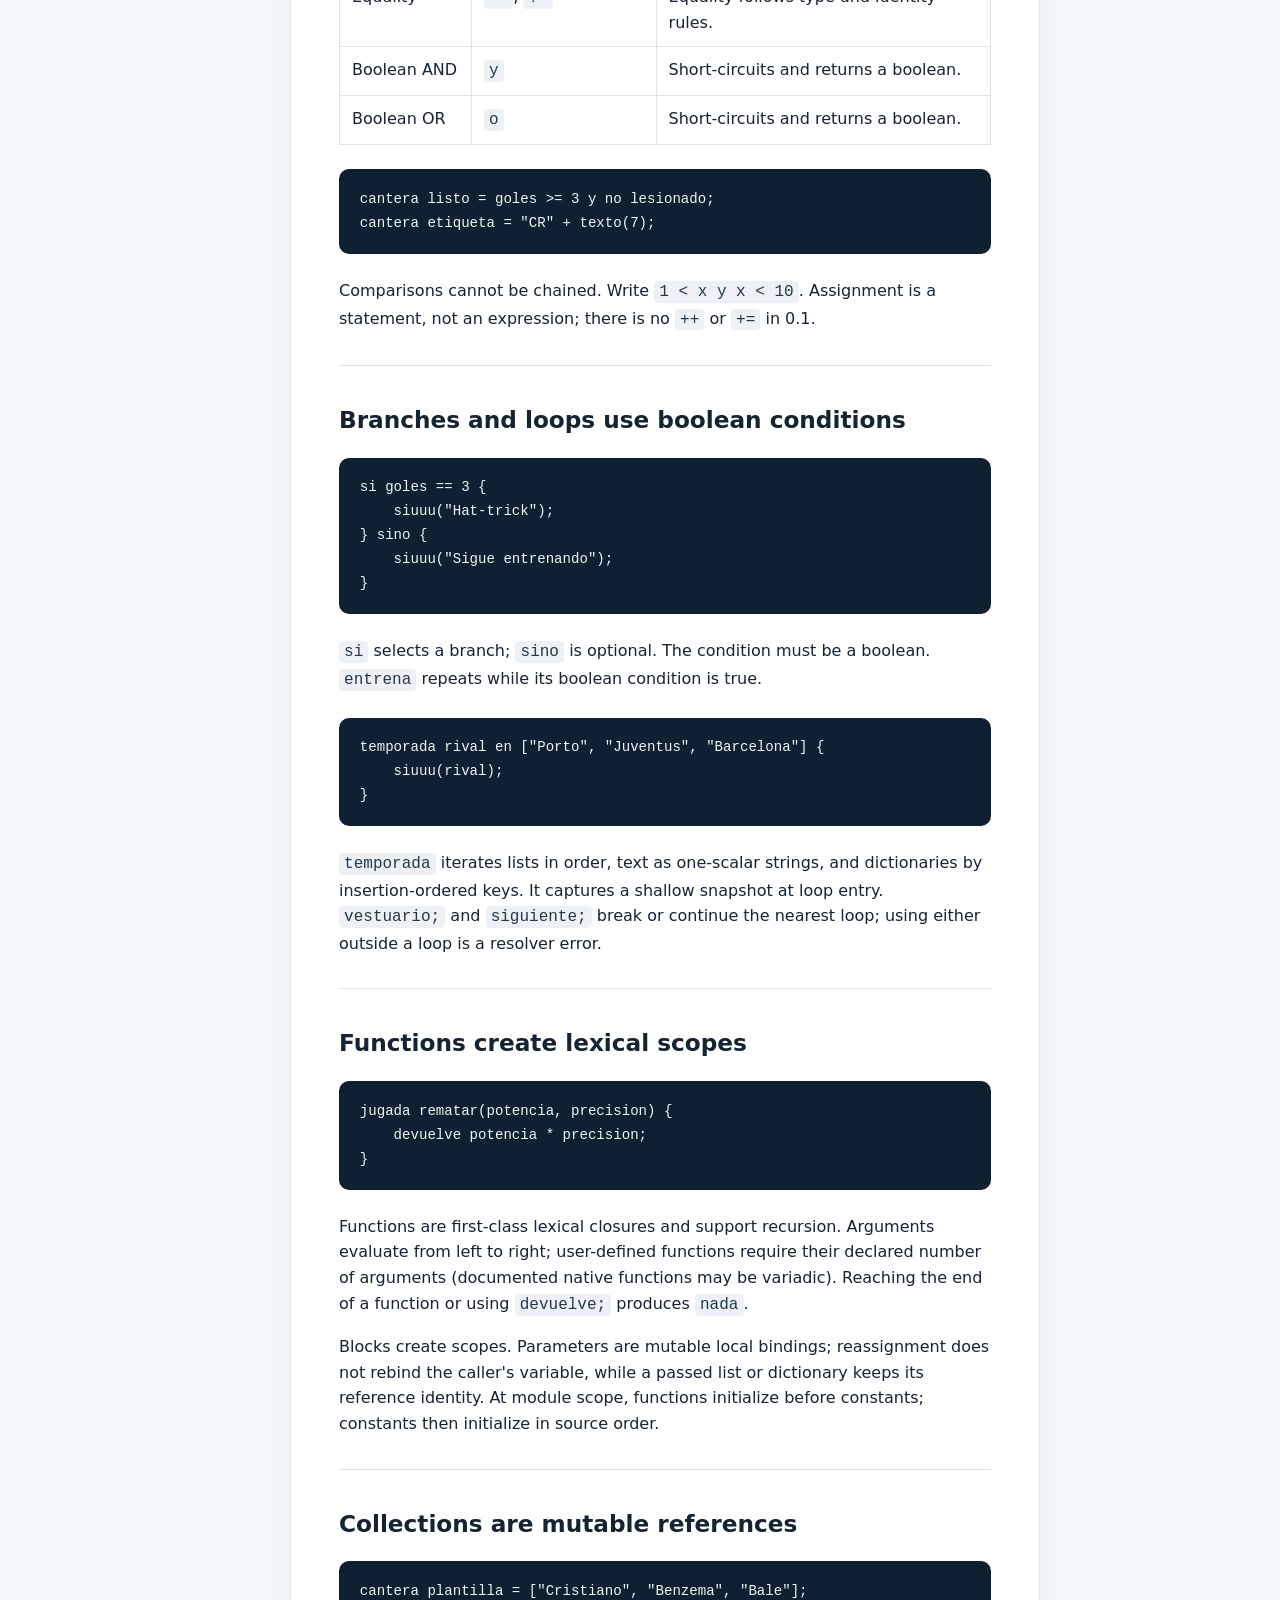
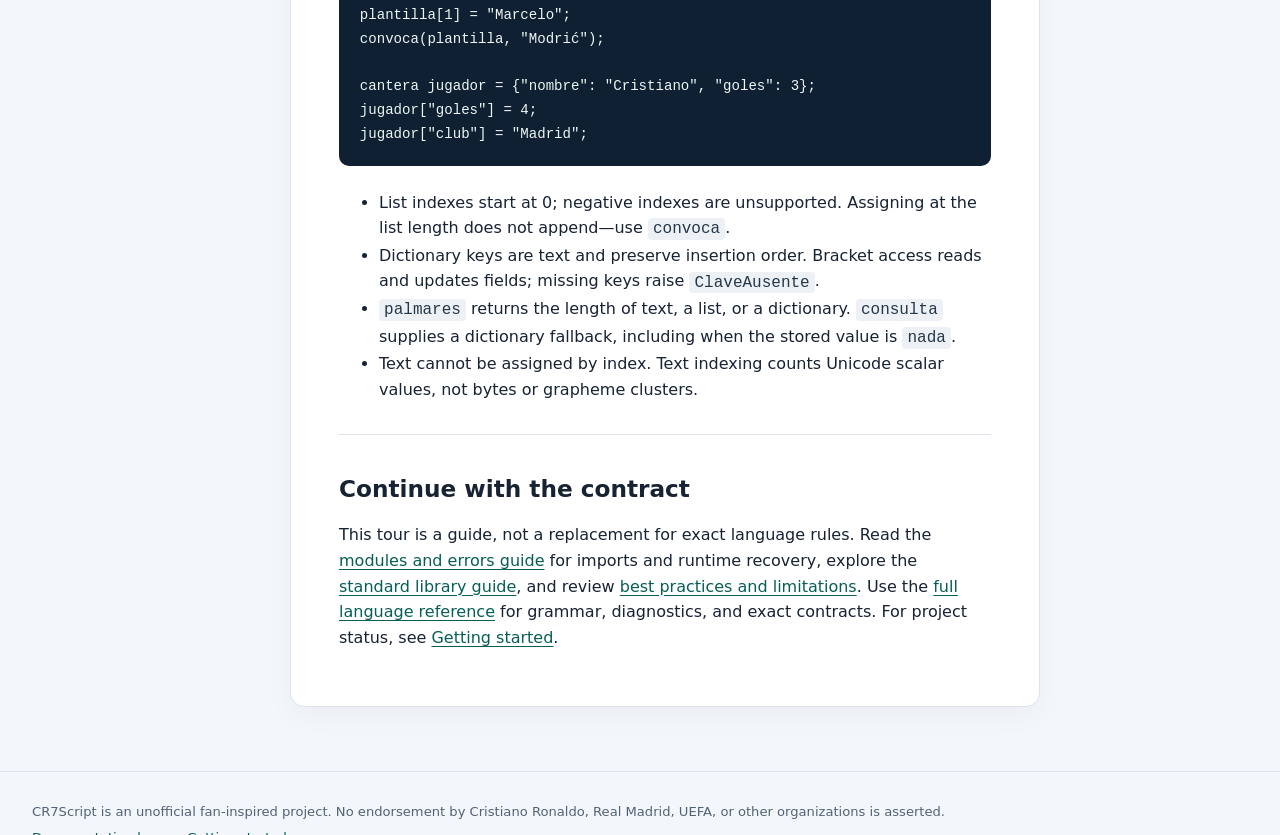
<file: docs/language-tour.html>
<!doctype html>
<html lang="en">
<head>
  <meta charset="utf-8">
  <meta name="viewport" content="width=device-width, initial-scale=1">
  <meta name="description" content="A guided, contract-grounded tour of CR7Script 0.1 syntax, values, operators, control flow, functions, and collections.">
  <title>Language tour · CR7Script</title>
  <link rel="stylesheet" href="assets/site.css">
</head>
<body>
  <a class="skip-link" href="#main-content">Skip to content</a>
  <header class="site-header">
    <a class="brand" href="index.html">CR7Script <span>/ Docs</span></a>
    <nav class="primary-nav" aria-label="Primary navigation">
      <a href="getting-started.html">Getting started</a>
      <a href="language-tour.html" aria-current="page">Language tour</a>
      <a href="modules-and-errors.html">Modules &amp; errors</a>
      <a href="standard-library.html">Standard library</a>
      <a href="best-practices.html">Best practices</a>
      <a href="https://github.com/Jelsin29/cr7Script/blob/main/docs/language-reference.md">Full reference</a>
    </nav>
  </header>
  <div class="page-grid">
    <aside class="sidebar" aria-label="Documentation">
      <h2>Documentation</h2>
      <nav aria-label="Documentation sections">
        <a href="index.html">Overview</a>
        <a href="getting-started.html">Getting started</a>
        <a href="language-tour.html" aria-current="page">Language tour</a>
        <a href="modules-and-errors.html">Modules &amp; errors</a>
        <a href="standard-library.html">Standard library</a>
        <a href="best-practices.html">Best practices &amp; limitations</a>
        <a href="https://github.com/Jelsin29/cr7Script/blob/main/docs/language-reference.md">Full language reference</a>
      </nav>
    </aside>
    <main class="content" id="main-content">
      <span class="eyebrow">Guided tour · CR7Script 0.1</span>
      <h1>Learn the language one rule at a time.</h1>
      <p class="lead">CR7Script uses Spanish-first keywords and a football vocabulary. The language contract is intentionally strict: expressions have explicit types, names have lexical scope, and the evaluator does not guess what you meant.</p>
      <div class="notice" role="note">
        <strong>Examples are illustrative.</strong> The approved language rules and interpreter core exist, but a supported runner, checker, and REPL are not available. Nothing on this page is a shell command or a claim that a CR7Script example was executed.
      </div>

      <section class="section-rule" id="program">
        <h2>A program is built from declarations and blocks</h2>
        <p>A function declaration uses <code>jugada</code>; braces form a block; simple statements end with semicolons. The proposed entry function is named <code>comandante()</code>, but no current CLI invokes it.</p>
        <pre class="code-block"><code>jugada comandante() {
    cantera goles = 0;

    entrena goles &lt; 3 {
        goles = goles + 1;
        siuuu("Gol", goles);
    }
}</code></pre>
        <p>Indentation is conventional rather than syntactic. The source contract uses UTF-8, case-sensitive identifiers, double-quoted strings, and <code>//</code> or non-nesting <code>/* ... */</code> comments. There is no automatic semicolon insertion.</p>
      </section>

      <section class="section-rule" id="values">
        <h2>Values have explicit types</h2>
        <p>CR7Script is dynamically typed, but operations check their operands at runtime. Conditions require booleans; values are never treated as true or false just because they are non-empty or non-zero.</p>
        <table class="data-table">
          <thead><tr><th scope="col">Value</th><th scope="col">Language form</th><th scope="col">Key rule</th></tr></thead>
          <tbody>
            <tr><td>Number</td><td><code>7</code>, <code>3.5</code></td><td>Finite IEEE-754 binary64; integer precision is exact only through 2<sup>53</sup> − 1.</td></tr>
            <tr><td>Text</td><td><code>"Cristiano"</code></td><td>Immutable Unicode text; length and indexing count Unicode scalar values.</td></tr>
            <tr><td>Boolean</td><td><code>gol</code>, <code>fuera</code></td><td>Required for conditions and boolean operators.</td></tr>
            <tr><td>Null</td><td><code>nada</code></td><td>The type label returned by <code>tipo</code> is <code>nulo</code>.</td></tr>
            <tr><td>Collections</td><td><code>[7, 10]</code>, <code>{"goles": 3}</code></td><td>Lists and string-key dictionaries are mutable references.</td></tr>
            <tr><td>Other values</td><td>Functions, modules, errors</td><td>Functions are first-class; imported namespaces and error fields are read-only.</td></tr>
          </tbody>
        </table>
        <p>Non-finite numeric literals are rejected during front-end analysis with <code>NumeroNoFinito</code> before program execution. Arithmetic results that are infinite or NaN also raise that code.</p>
      </section>

      <section class="section-rule" id="bindings">
        <h2>Bindings are mutable or non-reassignable</h2>
        <pre class="code-block"><code>cantera goles = 0;
goles = goles + 1;

leyenda dorsal = 7;
// dorsal = 10;  // ReasignacionDeLeyenda</code></pre>
        <p><code>cantera</code> creates a mutable binding. <code>leyenda</code> prevents rebinding that name; it does not freeze a list or dictionary stored in the binding. Assignment updates the nearest visible name and never creates a new variable.</p>
        <pre class="code-block"><code>leyenda plantilla = [7];
convoca(plantilla, 10);
cantera otra = plantilla;
otra[0] = 9;</code></pre>
        <p>Both names refer to the same list, so changing an element through <code>otra</code> is visible through <code>plantilla</code>. Same-scope redeclarations are errors; nested blocks may shadow outer names.</p>
      </section>

      <section class="section-rule" id="operators">
        <h2>Operators have defined precedence</h2>
        <p>From higher to lower precedence, the core order is:</p>
        <table class="data-table">
          <thead><tr><th scope="col">Level</th><th scope="col">Operators</th><th scope="col">Rule</th></tr></thead>
          <tbody>
            <tr><td>Postfix</td><td><code>f(...)</code>, <code>x[i]</code>, <code>m.name</code></td><td>Calls, indexing, and module/error property access.</td></tr>
            <tr><td>Unary</td><td><code>-</code>, <code>no</code></td><td>Numeric negation; boolean NOT.</td></tr>
            <tr><td>Multiplicative</td><td><code>*</code>, <code>/</code>, <code>%</code></td><td>Numbers only; division is floating-point.</td></tr>
            <tr><td>Additive</td><td><code>+</code>, <code>-</code></td><td><code>+</code> accepts two numbers or two texts, not a mixed pair.</td></tr>
            <tr><td>Relational</td><td><code>&lt;</code>, <code>&lt;=</code>, <code>&gt;</code>, <code>&gt;=</code></td><td>Compare numbers; chained comparisons are rejected.</td></tr>
            <tr><td>Equality</td><td><code>==</code>, <code>!=</code></td><td>Equality follows type and identity rules.</td></tr>
            <tr><td>Boolean AND</td><td><code>y</code></td><td>Short-circuits and returns a boolean.</td></tr>
            <tr><td>Boolean OR</td><td><code>o</code></td><td>Short-circuits and returns a boolean.</td></tr>
          </tbody>
        </table>
        <pre class="code-block"><code>cantera listo = goles &gt;= 3 y no lesionado;
cantera etiqueta = "CR" + texto(7);</code></pre>
        <p>Comparisons cannot be chained. Write <code>1 &lt; x y x &lt; 10</code>. Assignment is a statement, not an expression; there is no <code>++</code> or <code>+=</code> in 0.1.</p>
      </section>

      <section class="section-rule" id="control-flow">
        <h2>Branches and loops use boolean conditions</h2>
        <pre class="code-block"><code>si goles == 3 {
    siuuu("Hat-trick");
} sino {
    siuuu("Sigue entrenando");
}</code></pre>
        <p><code>si</code> selects a branch; <code>sino</code> is optional. The condition must be a boolean. <code>entrena</code> repeats while its boolean condition is true.</p>
        <pre class="code-block"><code>temporada rival en ["Porto", "Juventus", "Barcelona"] {
    siuuu(rival);
}</code></pre>
        <p><code>temporada</code> iterates lists in order, text as one-scalar strings, and dictionaries by insertion-ordered keys. It captures a shallow snapshot at loop entry. <code>vestuario;</code> and <code>siguiente;</code> break or continue the nearest loop; using either outside a loop is a resolver error.</p>
      </section>

      <section class="section-rule" id="functions">
        <h2>Functions create lexical scopes</h2>
        <pre class="code-block"><code>jugada rematar(potencia, precision) {
    devuelve potencia * precision;
}</code></pre>
        <p>Functions are first-class lexical closures and support recursion. Arguments evaluate from left to right; user-defined functions require their declared number of arguments (documented native functions may be variadic). Reaching the end of a function or using <code>devuelve;</code> produces <code>nada</code>.</p>
        <p>Blocks create scopes. Parameters are mutable local bindings; reassignment does not rebind the caller's variable, while a passed list or dictionary keeps its reference identity. At module scope, functions initialize before constants; constants then initialize in source order.</p>
      </section>

      <section class="section-rule" id="collections">
        <h2>Collections are mutable references</h2>
        <pre class="code-block"><code>cantera plantilla = ["Cristiano", "Benzema", "Bale"];
plantilla[1] = "Marcelo";
convoca(plantilla, "Modrić");

cantera jugador = {"nombre": "Cristiano", "goles": 3};
jugador["goles"] = 4;
jugador["club"] = "Madrid";</code></pre>
        <ul>
          <li>List indexes start at 0; negative indexes are unsupported. Assigning at the list length does not append—use <code>convoca</code>.</li>
          <li>Dictionary keys are text and preserve insertion order. Bracket access reads and updates fields; missing keys raise <code>ClaveAusente</code>.</li>
          <li><code>palmares</code> returns the length of text, a list, or a dictionary. <code>consulta</code> supplies a dictionary fallback, including when the stored value is <code>nada</code>.</li>
          <li>Text cannot be assigned by index. Text indexing counts Unicode scalar values, not bytes or grapheme clusters.</li>
        </ul>
      </section>

      <section class="section-rule">
        <h2>Continue with the contract</h2>
        <p>This tour is a guide, not a replacement for exact language rules. Read the <a href="modules-and-errors.html">modules and errors guide</a> for imports and runtime recovery, explore the <a href="standard-library.html">standard library guide</a>, and review <a href="best-practices.html">best practices and limitations</a>. Use the <a href="https://github.com/Jelsin29/cr7Script/blob/main/docs/language-reference.md">full language reference</a> for grammar, diagnostics, and exact contracts. For project status, see <a href="getting-started.html">Getting started</a>.</p>
      </section>
    </main>
    <aside class="page-toc" aria-label="On this page">
      <h2>On this page</h2>
      <nav aria-label="Page sections">
        <a href="#program">Program structure</a>
        <a href="#values">Values</a>
        <a href="#bindings">Bindings</a>
        <a href="#operators">Operators</a>
        <a href="#control-flow">Control flow</a>
        <a href="#functions">Functions</a>
        <a href="#collections">Collections</a>
      </nav>
    </aside>
  </div>
  <footer class="site-footer">
    <p>CR7Script is an unofficial fan-inspired project. No endorsement by Cristiano Ronaldo, Real Madrid, UEFA, or other organizations is asserted.</p>
    <p><a href="index.html">Documentation home</a> · <a href="getting-started.html">Getting started</a></p>
  </footer>
</body>
</html>
</file>
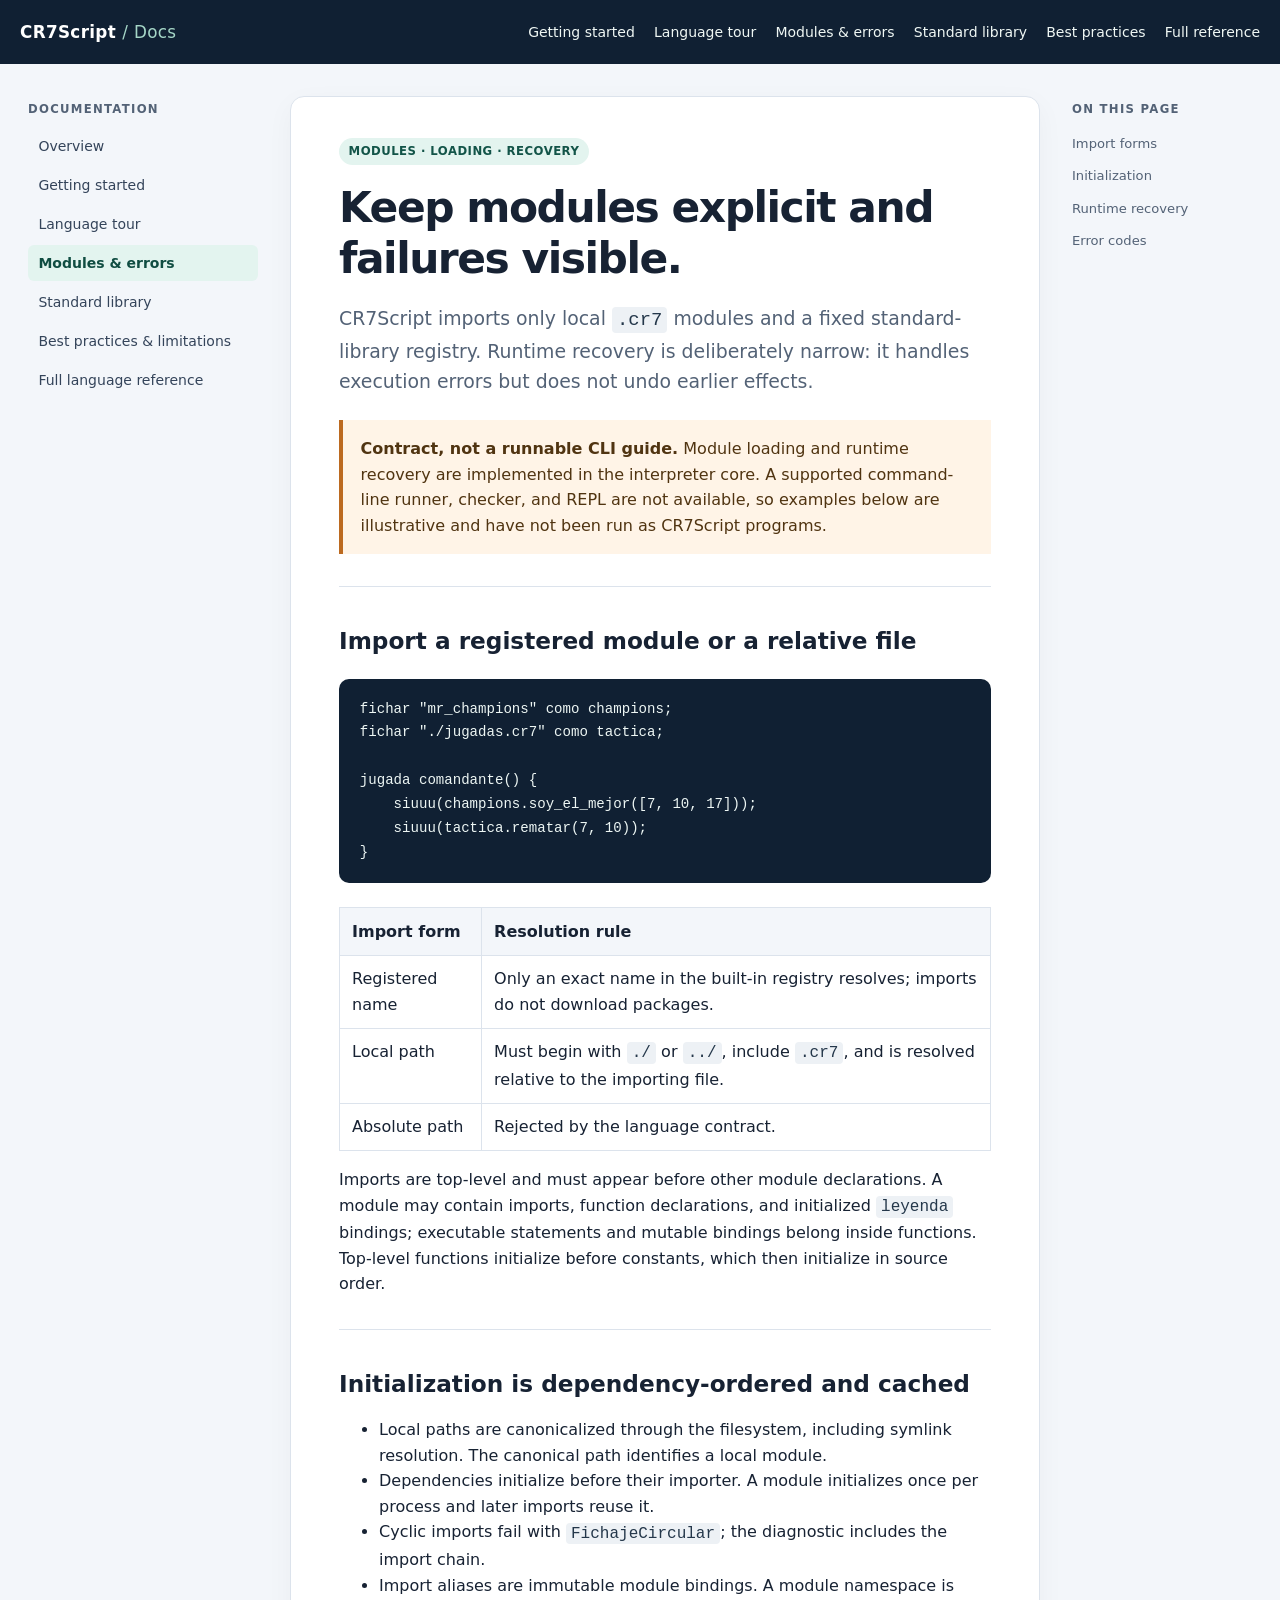
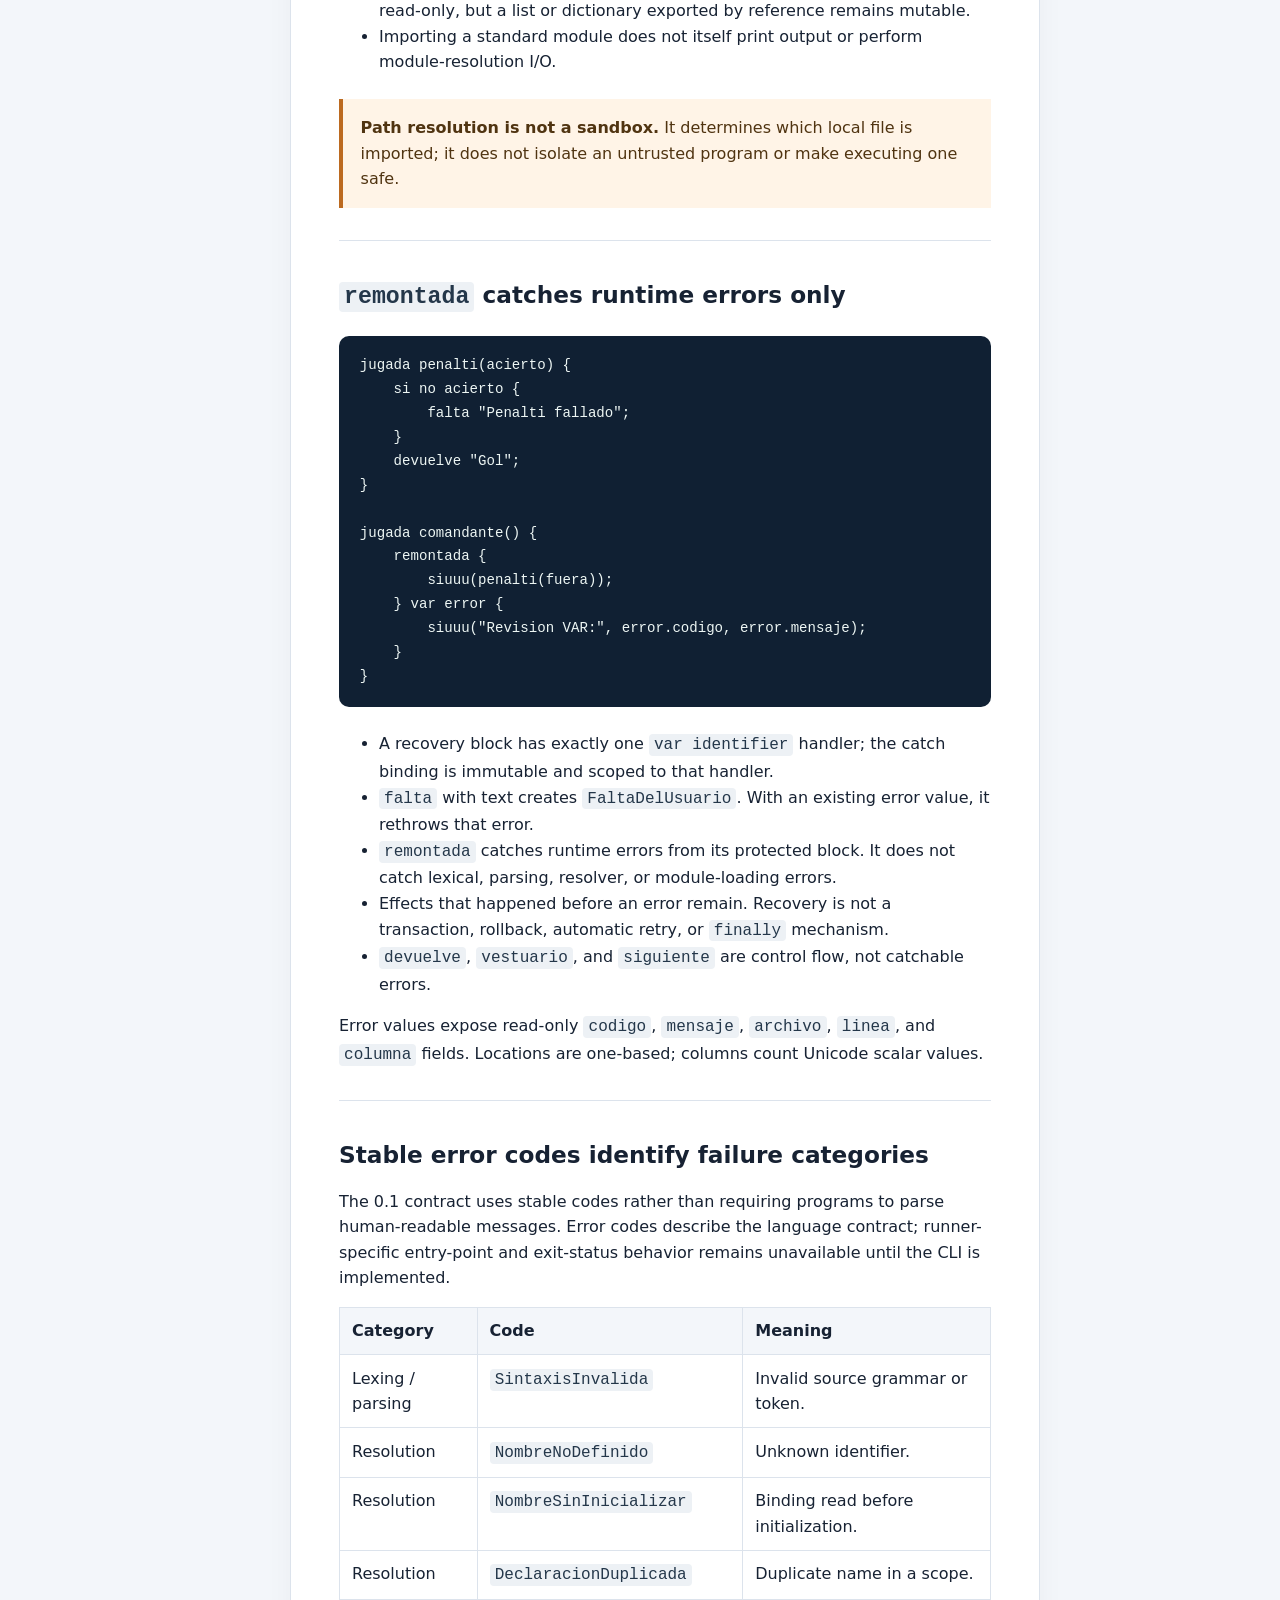
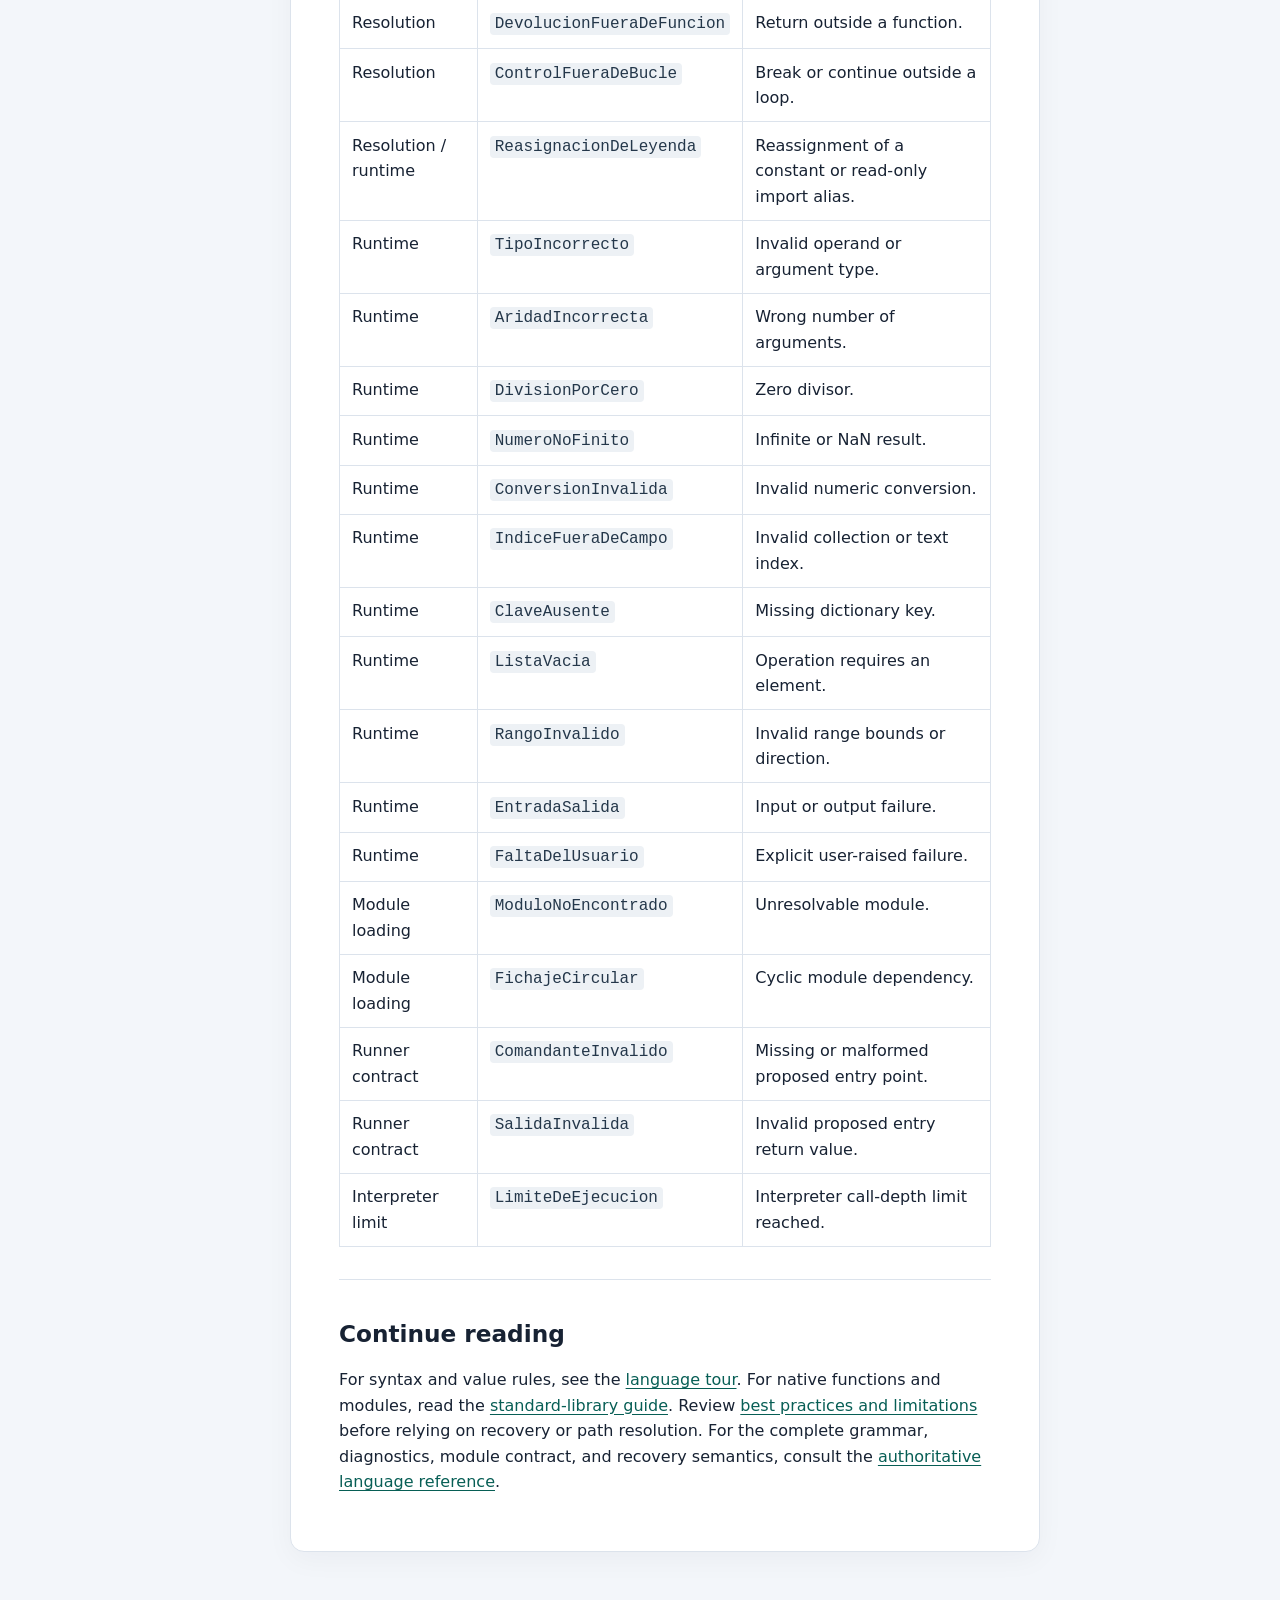
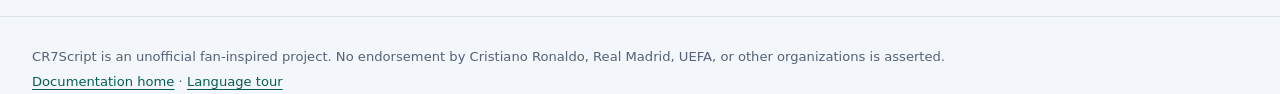
<file: docs/modules-and-errors.html>
<!doctype html>
<html lang="en">
<head>
  <meta charset="utf-8">
  <meta name="viewport" content="width=device-width, initial-scale=1">
  <meta name="description" content="Learn how CR7Script modules resolve and initialize, and how runtime errors and recovery work in the approved 0.1 contract.">
  <title>Modules and errors · CR7Script</title>
  <link rel="stylesheet" href="assets/site.css">
</head>
<body>
  <a class="skip-link" href="#main-content">Skip to content</a>
  <header class="site-header">
    <a class="brand" href="index.html">CR7Script <span>/ Docs</span></a>
    <nav class="primary-nav" aria-label="Primary navigation">
      <a href="getting-started.html">Getting started</a>
      <a href="language-tour.html">Language tour</a>
      <a href="modules-and-errors.html" aria-current="page">Modules &amp; errors</a>
      <a href="standard-library.html">Standard library</a>
      <a href="best-practices.html">Best practices</a>
      <a href="https://github.com/Jelsin29/cr7Script/blob/main/docs/language-reference.md">Full reference</a>
    </nav>
  </header>
  <div class="page-grid">
    <aside class="sidebar" aria-label="Documentation">
      <h2>Documentation</h2>
      <nav aria-label="Documentation sections">
        <a href="index.html">Overview</a>
        <a href="getting-started.html">Getting started</a>
        <a href="language-tour.html">Language tour</a>
        <a href="modules-and-errors.html" aria-current="page">Modules &amp; errors</a>
        <a href="standard-library.html">Standard library</a>
        <a href="best-practices.html">Best practices &amp; limitations</a>
        <a href="https://github.com/Jelsin29/cr7Script/blob/main/docs/language-reference.md">Full language reference</a>
      </nav>
    </aside>
    <main class="content" id="main-content">
      <span class="eyebrow">Modules · loading · recovery</span>
      <h1>Keep modules explicit and failures visible.</h1>
      <p class="lead">CR7Script imports only local <code>.cr7</code> modules and a fixed standard-library registry. Runtime recovery is deliberately narrow: it handles execution errors but does not undo earlier effects.</p>
      <div class="notice" role="note">
        <strong>Contract, not a runnable CLI guide.</strong> Module loading and runtime recovery are implemented in the interpreter core. A supported command-line runner, checker, and REPL are not available, so examples below are illustrative and have not been run as CR7Script programs.
      </div>

      <section class="section-rule" id="imports">
        <h2>Import a registered module or a relative file</h2>
        <pre class="code-block"><code>fichar "mr_champions" como champions;
fichar "./jugadas.cr7" como tactica;

jugada comandante() {
    siuuu(champions.soy_el_mejor([7, 10, 17]));
    siuuu(tactica.rematar(7, 10));
}</code></pre>
        <table class="data-table">
          <thead><tr><th scope="col">Import form</th><th scope="col">Resolution rule</th></tr></thead>
          <tbody>
            <tr><td>Registered name</td><td>Only an exact name in the built-in registry resolves; imports do not download packages.</td></tr>
            <tr><td>Local path</td><td>Must begin with <code>./</code> or <code>../</code>, include <code>.cr7</code>, and is resolved relative to the importing file.</td></tr>
            <tr><td>Absolute path</td><td>Rejected by the language contract.</td></tr>
          </tbody>
        </table>
        <p>Imports are top-level and must appear before other module declarations. A module may contain imports, function declarations, and initialized <code>leyenda</code> bindings; executable statements and mutable bindings belong inside functions. Top-level functions initialize before constants, which then initialize in source order.</p>
      </section>

      <section class="section-rule" id="initialization">
        <h2>Initialization is dependency-ordered and cached</h2>
        <ul>
          <li>Local paths are canonicalized through the filesystem, including symlink resolution. The canonical path identifies a local module.</li>
          <li>Dependencies initialize before their importer. A module initializes once per process and later imports reuse it.</li>
          <li>Cyclic imports fail with <code>FichajeCircular</code>; the diagnostic includes the import chain.</li>
          <li>Import aliases are immutable module bindings. A module namespace is read-only, but a list or dictionary exported by reference remains mutable.</li>
          <li>Importing a standard module does not itself print output or perform module-resolution I/O.</li>
        </ul>
        <div class="notice" role="note"><strong>Path resolution is not a sandbox.</strong> It determines which local file is imported; it does not isolate an untrusted program or make executing one safe.</div>
      </section>

      <section class="section-rule" id="recovery">
        <h2><code>remontada</code> catches runtime errors only</h2>
        <pre class="code-block"><code>jugada penalti(acierto) {
    si no acierto {
        falta "Penalti fallado";
    }
    devuelve "Gol";
}

jugada comandante() {
    remontada {
        siuuu(penalti(fuera));
    } var error {
        siuuu("Revision VAR:", error.codigo, error.mensaje);
    }
}</code></pre>
        <ul>
          <li>A recovery block has exactly one <code>var identifier</code> handler; the catch binding is immutable and scoped to that handler.</li>
          <li><code>falta</code> with text creates <code>FaltaDelUsuario</code>. With an existing error value, it rethrows that error.</li>
          <li><code>remontada</code> catches runtime errors from its protected block. It does not catch lexical, parsing, resolver, or module-loading errors.</li>
          <li>Effects that happened before an error remain. Recovery is not a transaction, rollback, automatic retry, or <code>finally</code> mechanism.</li>
          <li><code>devuelve</code>, <code>vestuario</code>, and <code>siguiente</code> are control flow, not catchable errors.</li>
        </ul>
        <p>Error values expose read-only <code>codigo</code>, <code>mensaje</code>, <code>archivo</code>, <code>linea</code>, and <code>columna</code> fields. Locations are one-based; columns count Unicode scalar values.</p>
      </section>

      <section class="section-rule" id="diagnostics">
        <h2>Stable error codes identify failure categories</h2>
        <p>The 0.1 contract uses stable codes rather than requiring programs to parse human-readable messages. Error codes describe the language contract; runner-specific entry-point and exit-status behavior remains unavailable until the CLI is implemented.</p>
        <table class="data-table">
          <thead><tr><th scope="col">Category</th><th scope="col">Code</th><th scope="col">Meaning</th></tr></thead>
          <tbody>
            <tr><td>Lexing / parsing</td><td><code>SintaxisInvalida</code></td><td>Invalid source grammar or token.</td></tr>
            <tr><td>Resolution</td><td><code>NombreNoDefinido</code></td><td>Unknown identifier.</td></tr>
            <tr><td>Resolution</td><td><code>NombreSinInicializar</code></td><td>Binding read before initialization.</td></tr>
            <tr><td>Resolution</td><td><code>DeclaracionDuplicada</code></td><td>Duplicate name in a scope.</td></tr>
            <tr><td>Resolution</td><td><code>DevolucionFueraDeFuncion</code></td><td>Return outside a function.</td></tr>
            <tr><td>Resolution</td><td><code>ControlFueraDeBucle</code></td><td>Break or continue outside a loop.</td></tr>
            <tr><td>Resolution / runtime</td><td><code>ReasignacionDeLeyenda</code></td><td>Reassignment of a constant or read-only import alias.</td></tr>
            <tr><td>Runtime</td><td><code>TipoIncorrecto</code></td><td>Invalid operand or argument type.</td></tr>
            <tr><td>Runtime</td><td><code>AridadIncorrecta</code></td><td>Wrong number of arguments.</td></tr>
            <tr><td>Runtime</td><td><code>DivisionPorCero</code></td><td>Zero divisor.</td></tr>
            <tr><td>Runtime</td><td><code>NumeroNoFinito</code></td><td>Infinite or NaN result.</td></tr>
            <tr><td>Runtime</td><td><code>ConversionInvalida</code></td><td>Invalid numeric conversion.</td></tr>
            <tr><td>Runtime</td><td><code>IndiceFueraDeCampo</code></td><td>Invalid collection or text index.</td></tr>
            <tr><td>Runtime</td><td><code>ClaveAusente</code></td><td>Missing dictionary key.</td></tr>
            <tr><td>Runtime</td><td><code>ListaVacia</code></td><td>Operation requires an element.</td></tr>
            <tr><td>Runtime</td><td><code>RangoInvalido</code></td><td>Invalid range bounds or direction.</td></tr>
            <tr><td>Runtime</td><td><code>EntradaSalida</code></td><td>Input or output failure.</td></tr>
            <tr><td>Runtime</td><td><code>FaltaDelUsuario</code></td><td>Explicit user-raised failure.</td></tr>
            <tr><td>Module loading</td><td><code>ModuloNoEncontrado</code></td><td>Unresolvable module.</td></tr>
            <tr><td>Module loading</td><td><code>FichajeCircular</code></td><td>Cyclic module dependency.</td></tr>
            <tr><td>Runner contract</td><td><code>ComandanteInvalido</code></td><td>Missing or malformed proposed entry point.</td></tr>
            <tr><td>Runner contract</td><td><code>SalidaInvalida</code></td><td>Invalid proposed entry return value.</td></tr>
            <tr><td>Interpreter limit</td><td><code>LimiteDeEjecucion</code></td><td>Interpreter call-depth limit reached.</td></tr>
          </tbody>
        </table>
      </section>

      <section class="section-rule">
        <h2>Continue reading</h2>
        <p>For syntax and value rules, see the <a href="language-tour.html">language tour</a>. For native functions and modules, read the <a href="standard-library.html">standard-library guide</a>. Review <a href="best-practices.html">best practices and limitations</a> before relying on recovery or path resolution. For the complete grammar, diagnostics, module contract, and recovery semantics, consult the <a href="https://github.com/Jelsin29/cr7Script/blob/main/docs/language-reference.md">authoritative language reference</a>.</p>
      </section>
    </main>
    <aside class="page-toc" aria-label="On this page">
      <h2>On this page</h2>
      <nav aria-label="Page sections">
        <a href="#imports">Import forms</a>
        <a href="#initialization">Initialization</a>
        <a href="#recovery">Runtime recovery</a>
        <a href="#diagnostics">Error codes</a>
      </nav>
    </aside>
  </div>
  <footer class="site-footer">
    <p>CR7Script is an unofficial fan-inspired project. No endorsement by Cristiano Ronaldo, Real Madrid, UEFA, or other organizations is asserted.</p>
    <p><a href="index.html">Documentation home</a> · <a href="language-tour.html">Language tour</a></p>
  </footer>
</body>
</html>
</file>
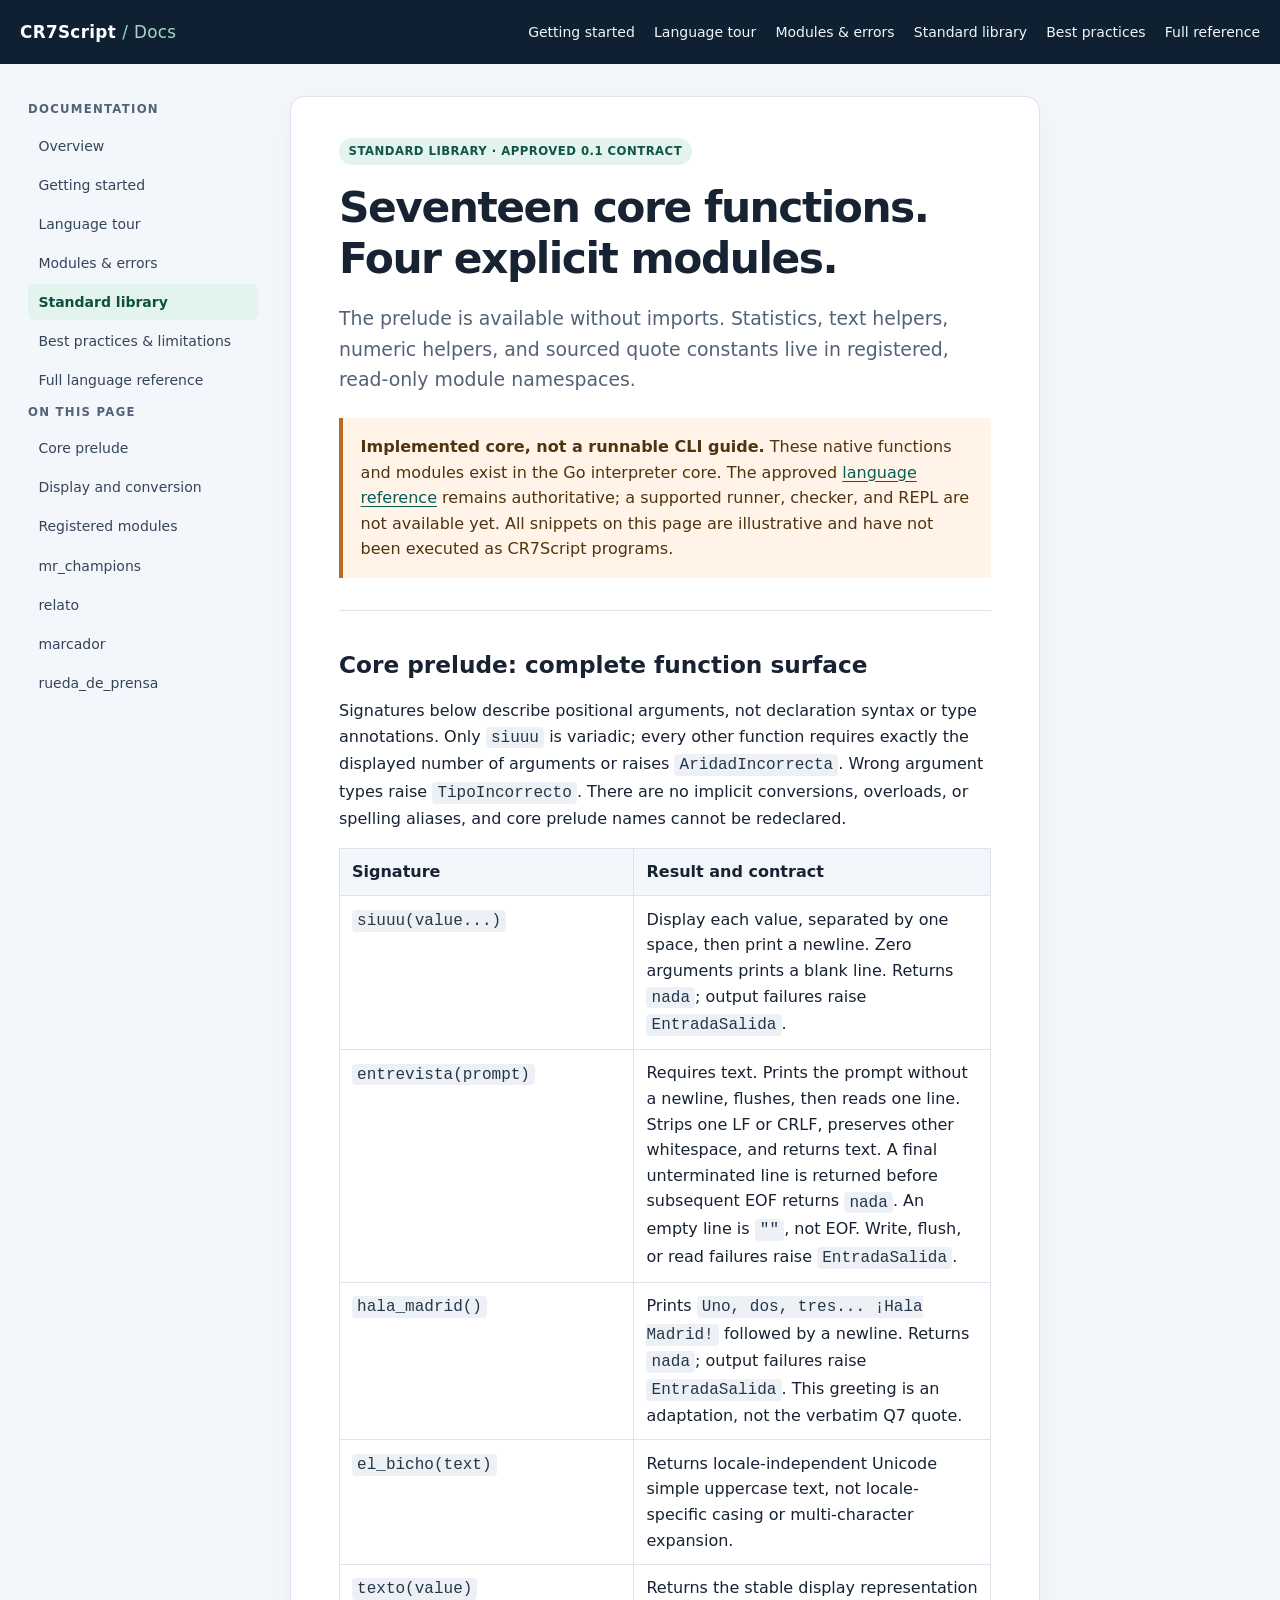
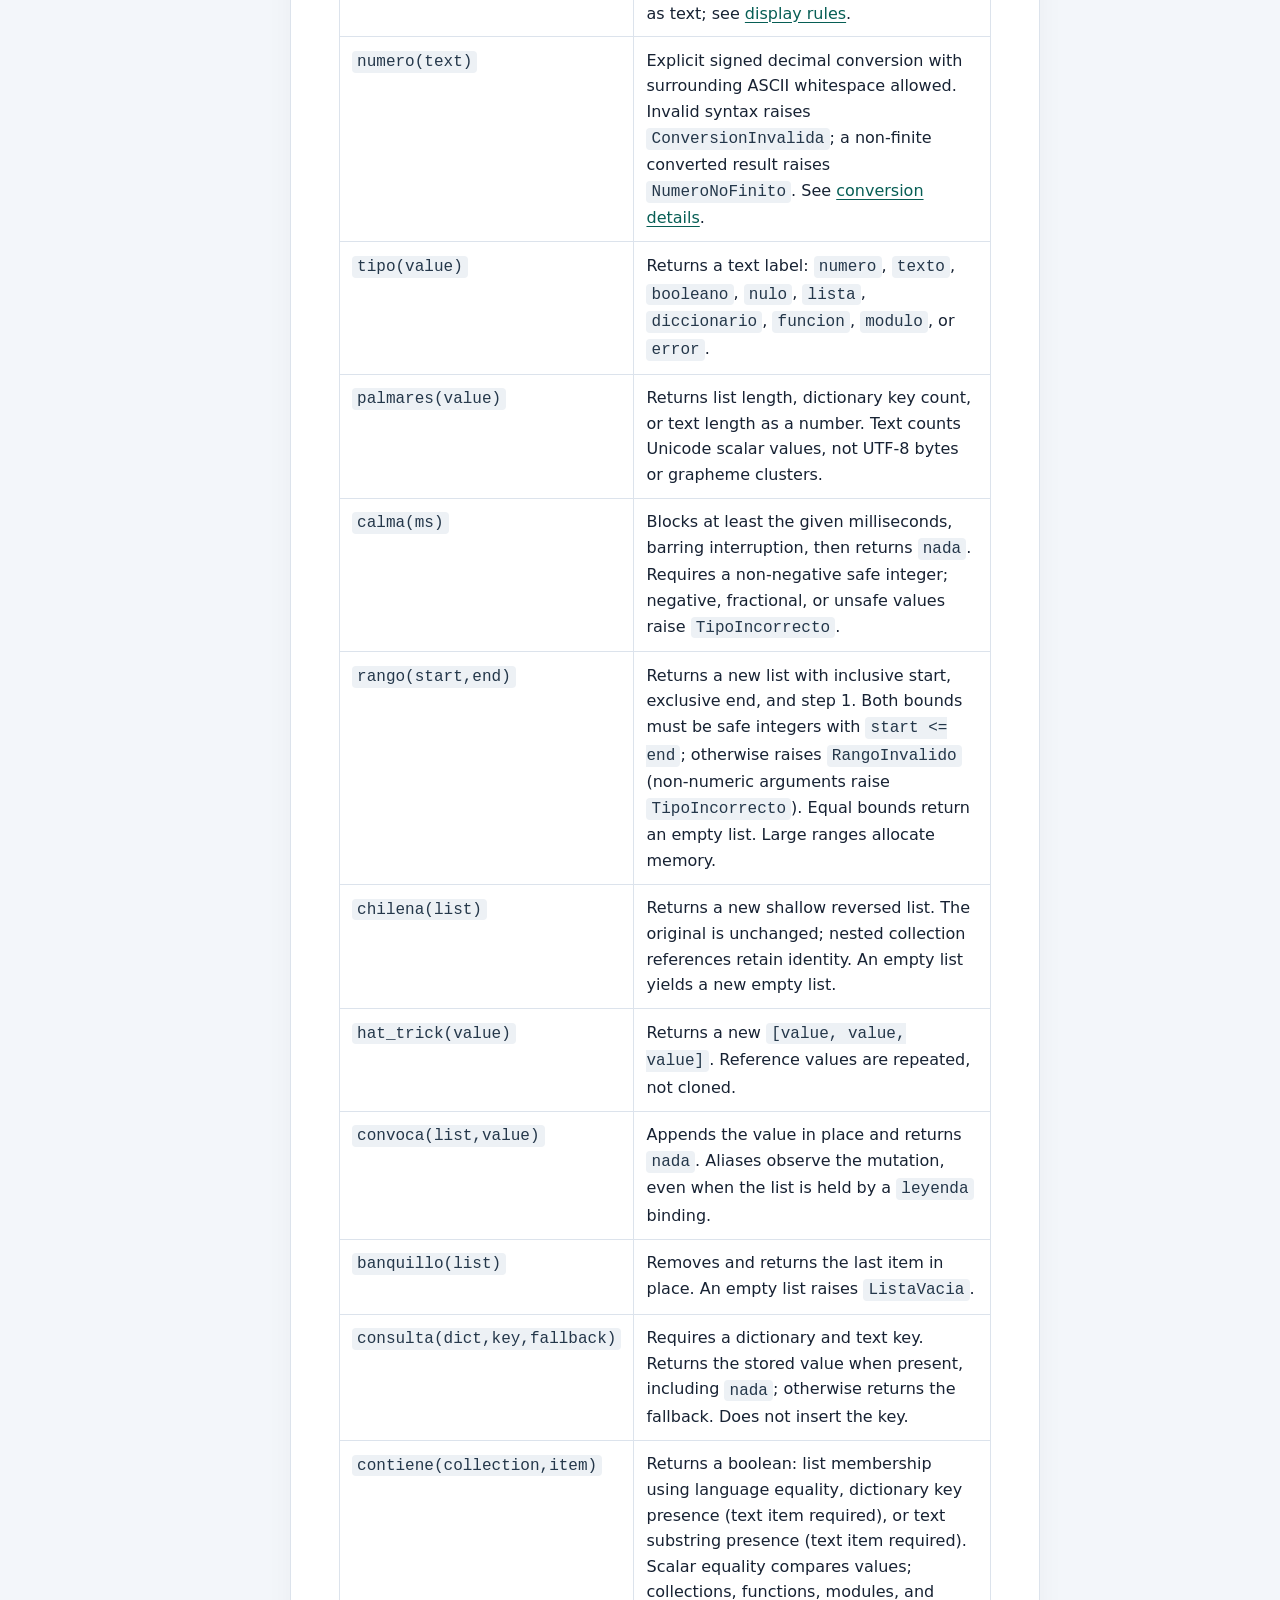
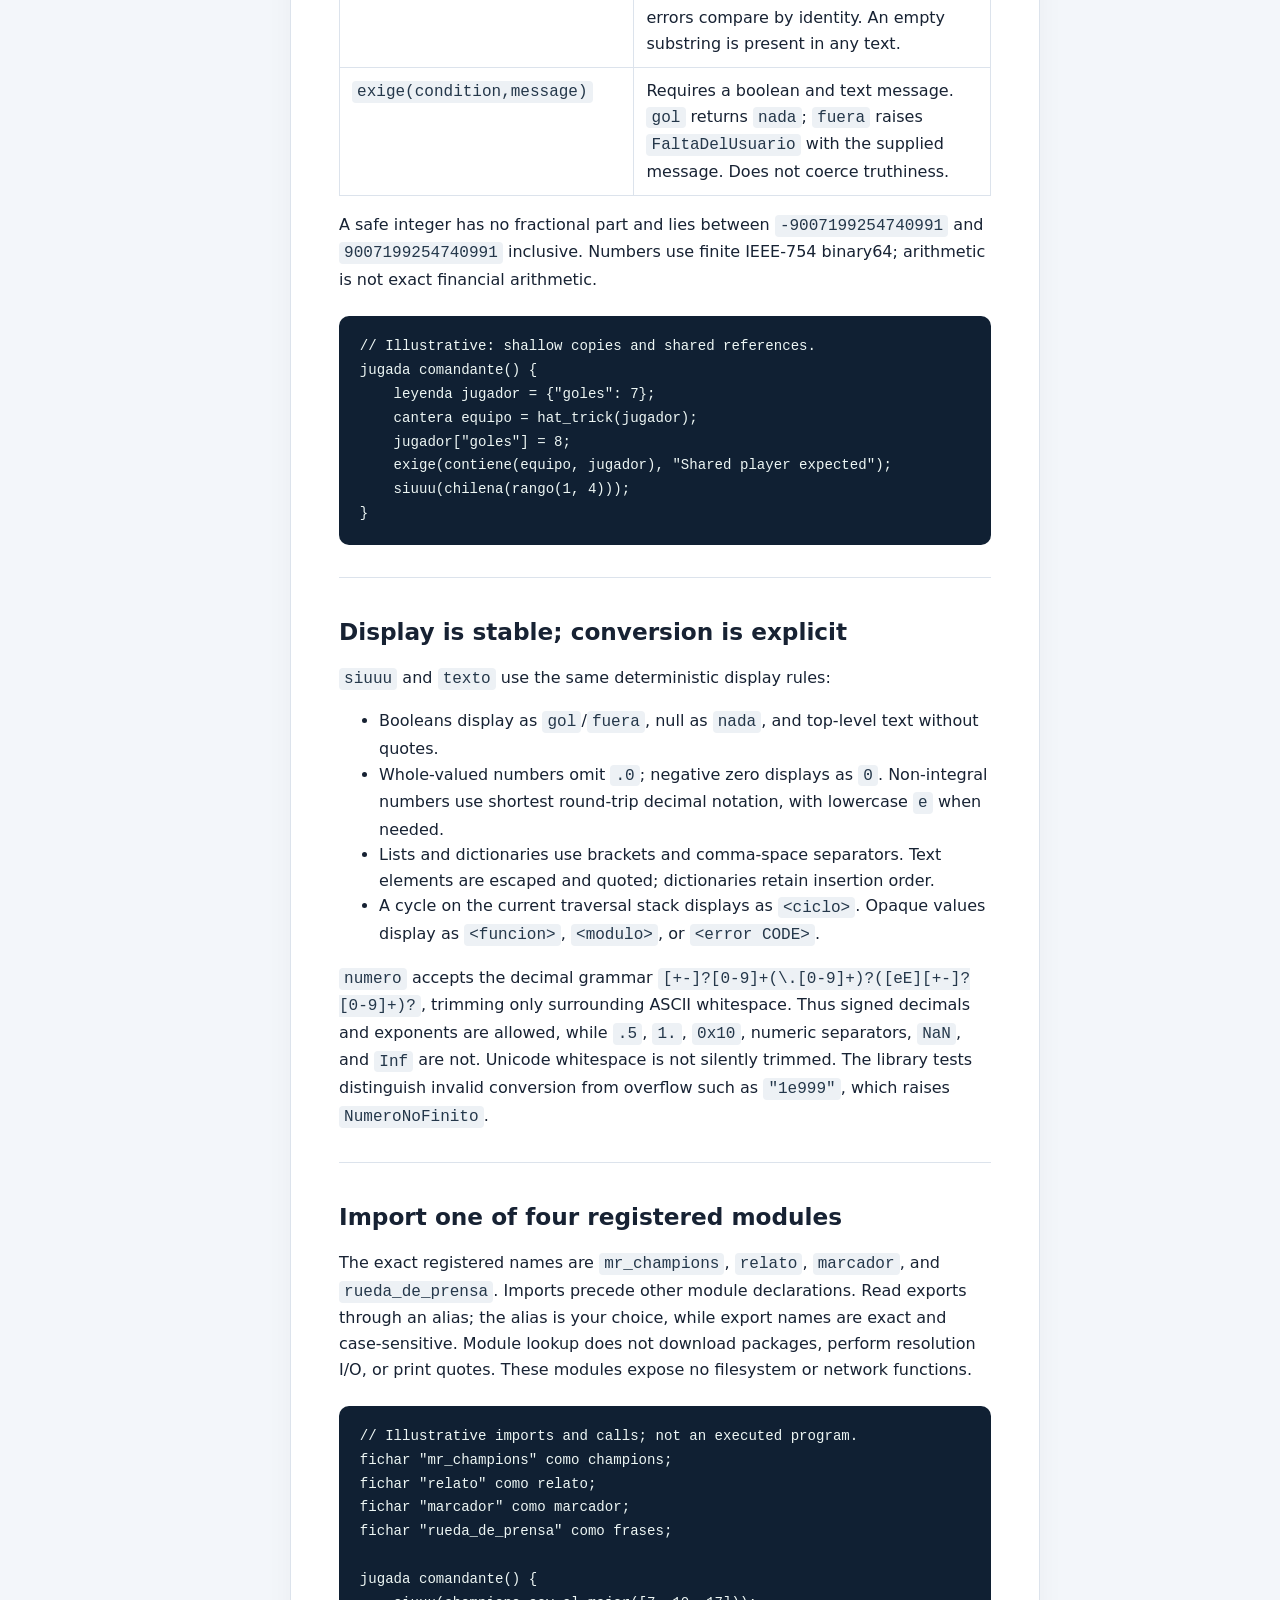
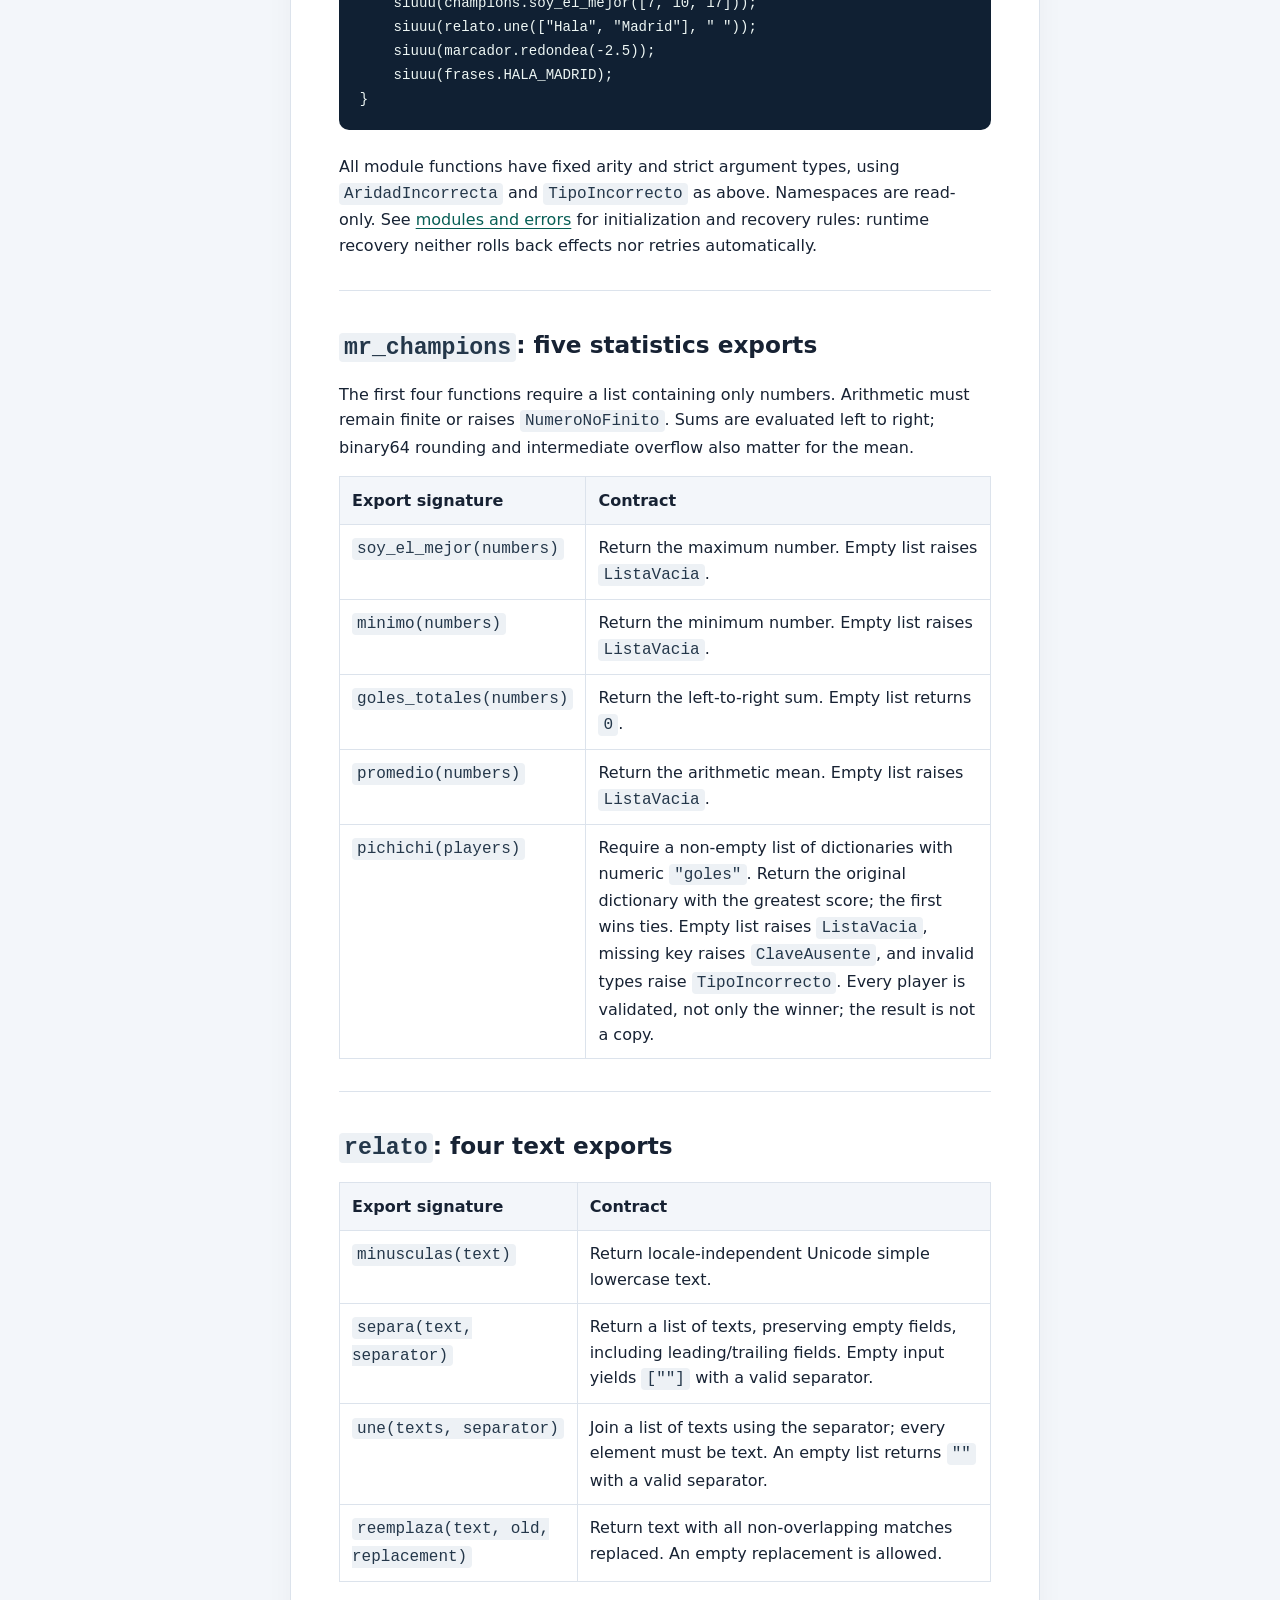
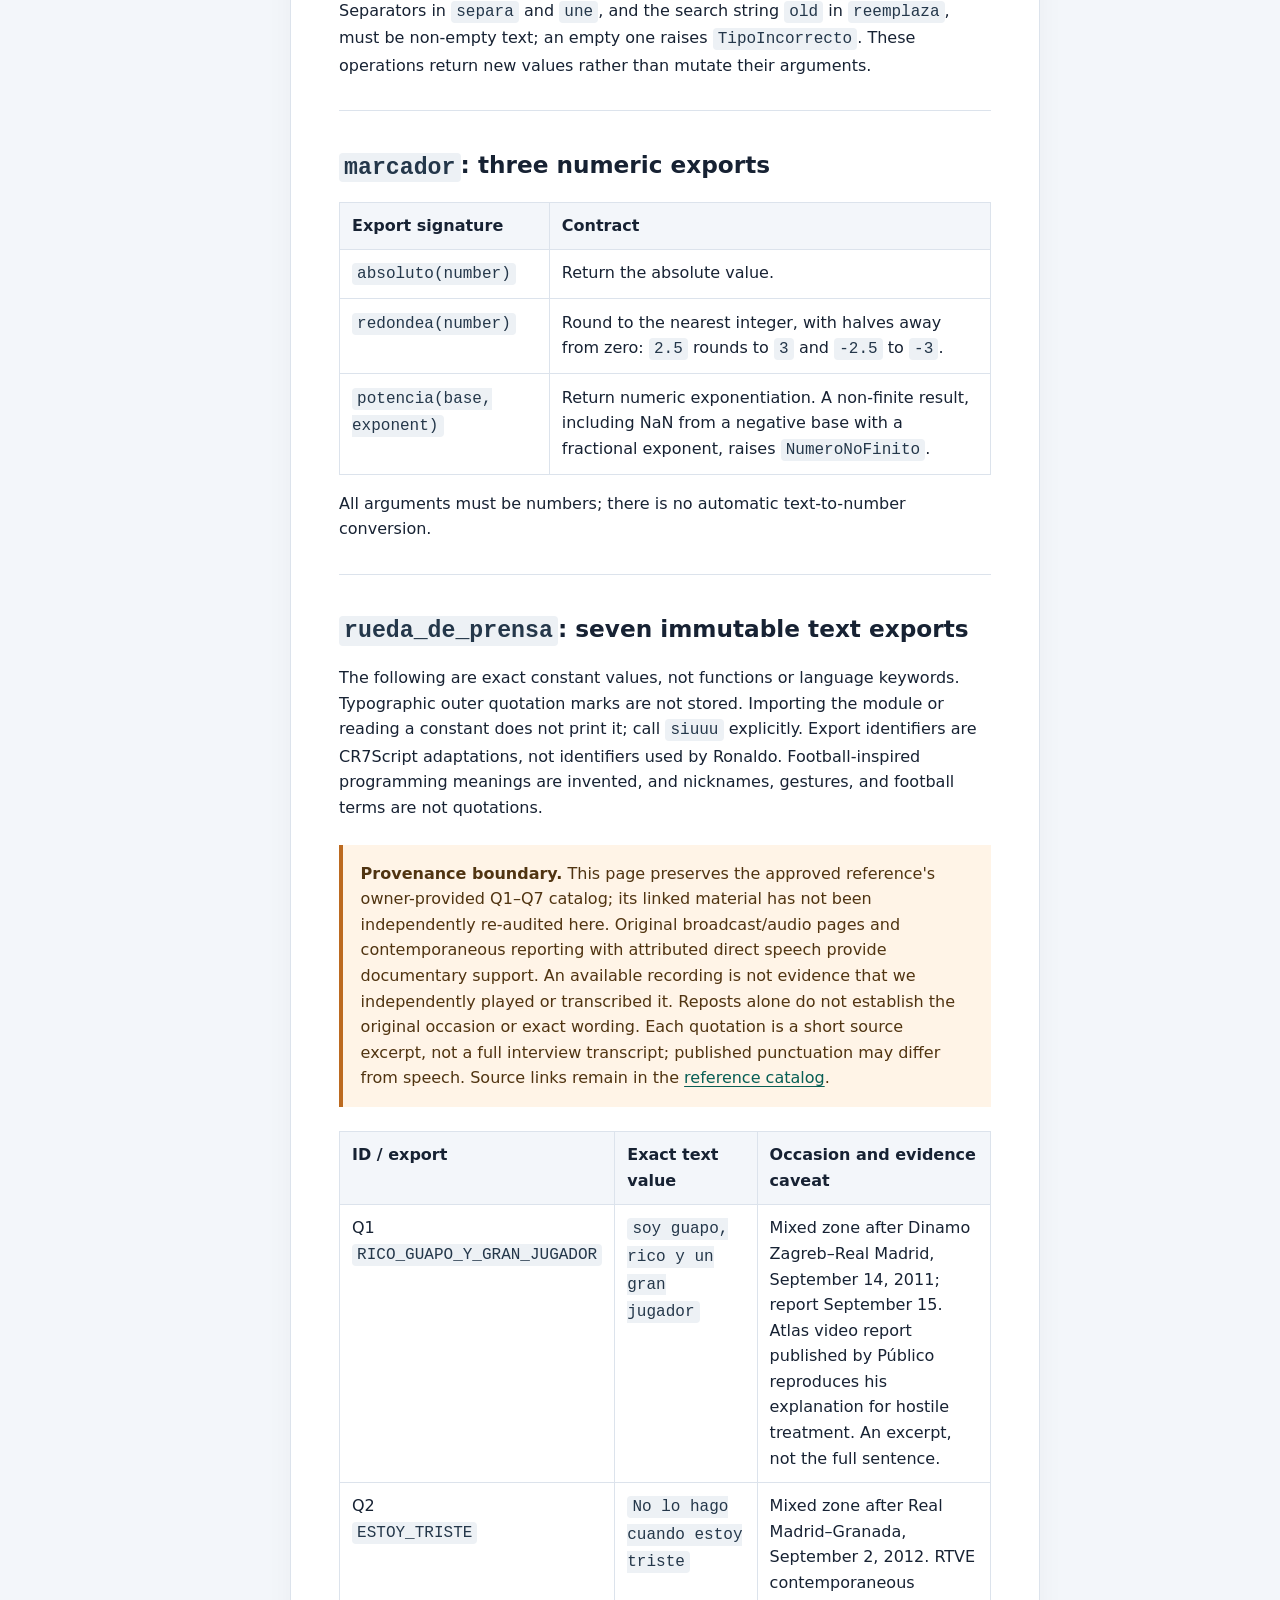
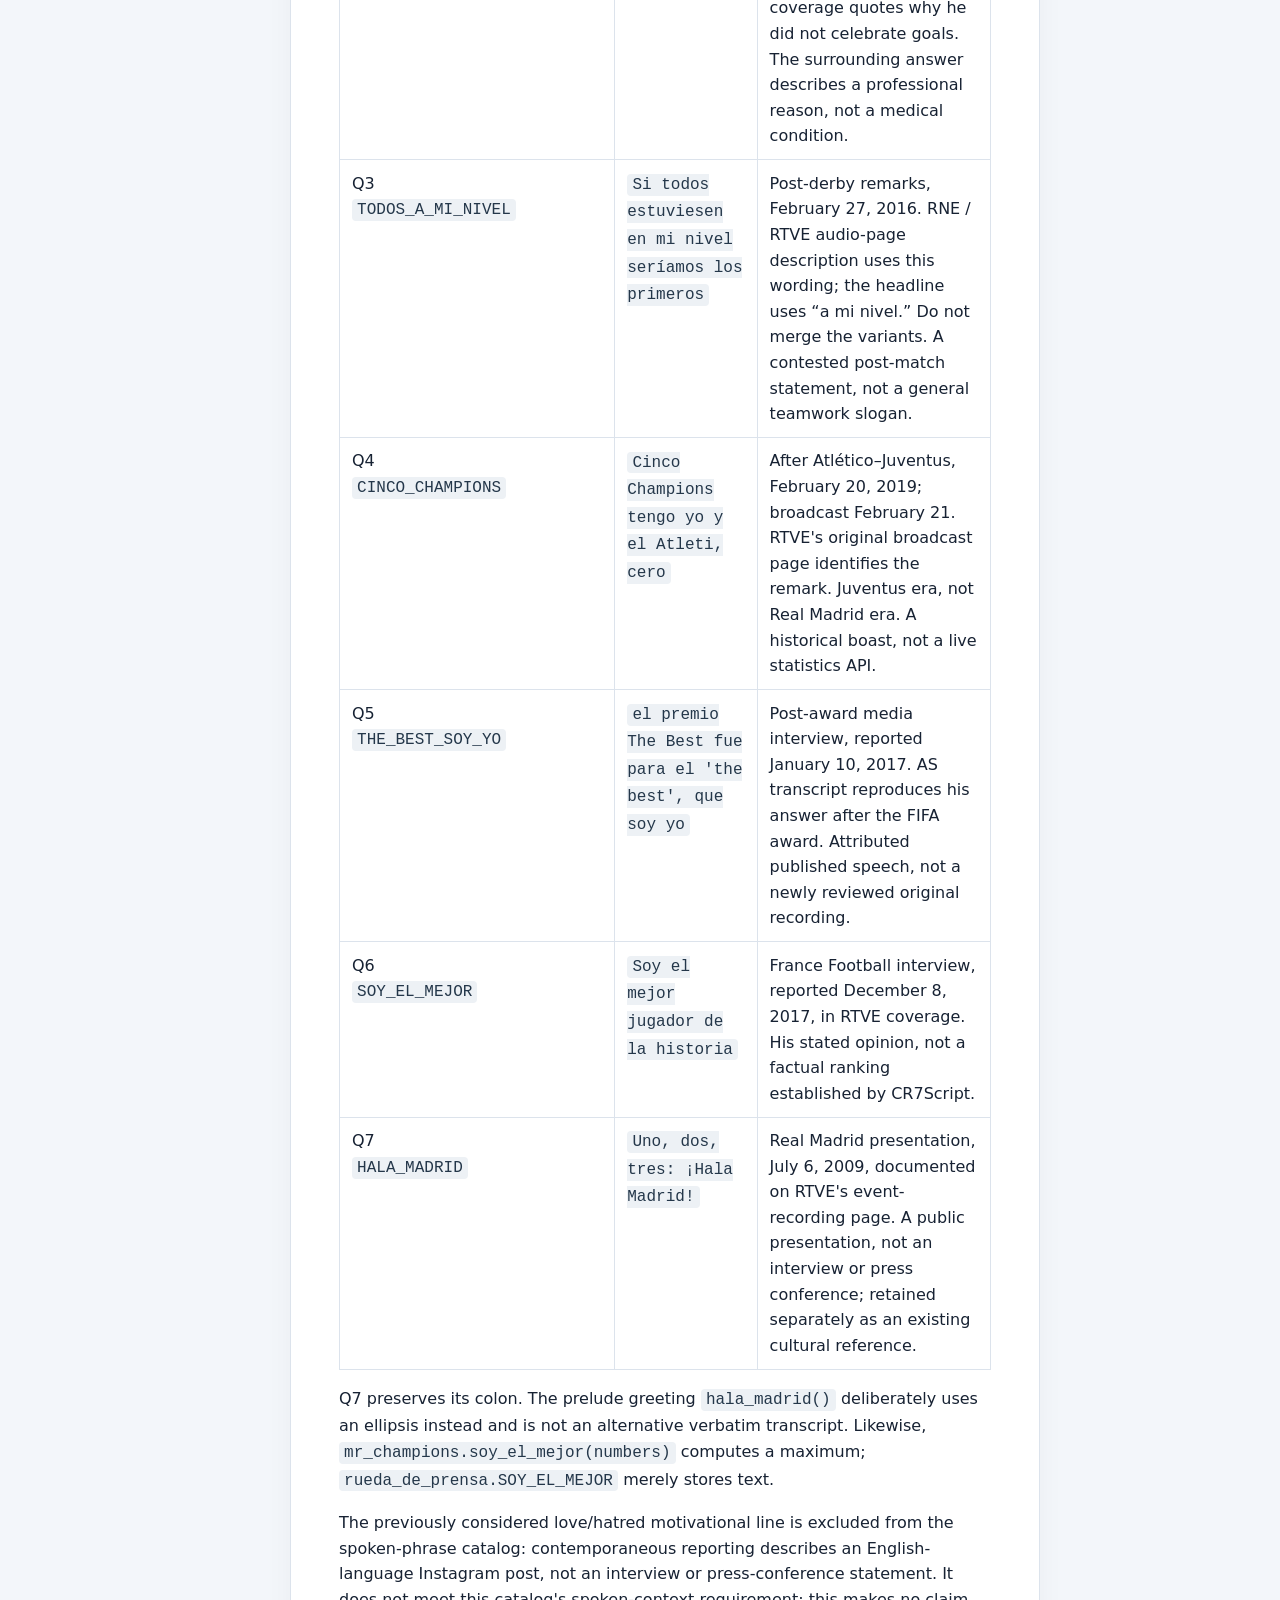
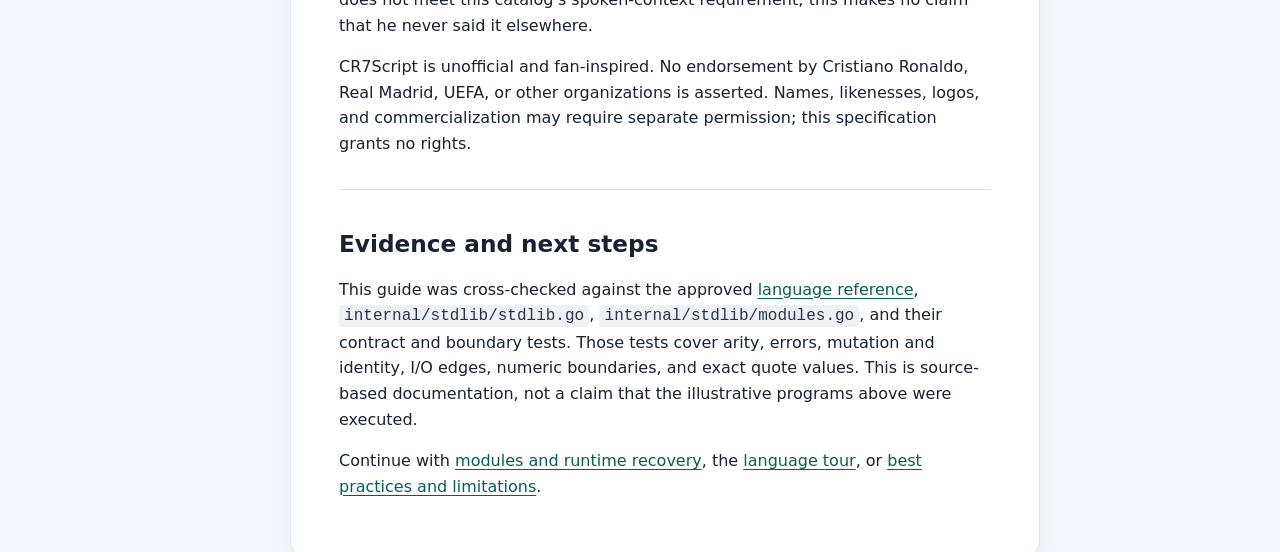
<file: docs/standard-library.html>
<!doctype html>
<html lang="en">
<head>
  <meta charset="utf-8">
  <meta name="viewport" content="width=device-width, initial-scale=1">
  <meta name="description" content="CR7Script standard-library guide: all 17 prelude functions, four registered modules, exact quote exports, and approved 0.1 behavior.">
  <title>Standard library · CR7Script</title>
  <link rel="stylesheet" href="assets/site.css">
</head>
<body>
  <a class="skip-link" href="#main-content">Skip to content</a>
  <header class="site-header">
    <a class="brand" href="index.html">CR7Script <span>/ Docs</span></a>
    <nav class="primary-nav" aria-label="Primary navigation">
      <a href="getting-started.html">Getting started</a>
      <a href="language-tour.html">Language tour</a>
      <a href="modules-and-errors.html">Modules &amp; errors</a>
      <a href="standard-library.html" aria-current="page">Standard library</a>
      <a href="best-practices.html">Best practices</a>
      <a href="https://github.com/Jelsin29/cr7Script/blob/main/docs/language-reference.md">Full reference</a>
    </nav>
  </header>
  <div class="page-grid">
    <aside class="sidebar" aria-label="Documentation">
      <h2>Documentation</h2>
      <nav aria-label="Documentation sections">
        <a href="index.html">Overview</a>
        <a href="getting-started.html">Getting started</a>
        <a href="language-tour.html">Language tour</a>
        <a href="modules-and-errors.html">Modules &amp; errors</a>
        <a href="standard-library.html" aria-current="page">Standard library</a>
        <a href="best-practices.html">Best practices &amp; limitations</a>
        <a href="https://github.com/Jelsin29/cr7Script/blob/main/docs/language-reference.md">Full language reference</a>
      </nav>
      <h2>On this page</h2>
      <nav aria-label="On this page">
        <a href="#prelude">Core prelude</a>
        <a href="#display">Display and conversion</a>
        <a href="#modules">Registered modules</a>
        <a href="#mr-champions">mr_champions</a>
        <a href="#relato">relato</a>
        <a href="#marcador">marcador</a>
        <a href="#quotes">rueda_de_prensa</a>
      </nav>
    </aside>
    <main class="content" id="main-content">
      <span class="eyebrow">Standard library · approved 0.1 contract</span>
      <h1>Seventeen core functions. Four explicit modules.</h1>
      <p class="lead">The prelude is available without imports. Statistics, text helpers, numeric helpers, and sourced quote constants live in registered, read-only module namespaces.</p>
      <div class="notice" role="note"><strong>Implemented core, not a runnable CLI guide.</strong> These native functions and modules exist in the Go interpreter core. The approved <a href="https://github.com/Jelsin29/cr7Script/blob/main/docs/language-reference.md">language reference</a> remains authoritative; a supported runner, checker, and REPL are not available yet. All snippets on this page are illustrative and have not been executed as CR7Script programs.</div>

      <section class="section-rule" id="prelude">
        <h2>Core prelude: complete function surface</h2>
        <p>Signatures below describe positional arguments, not declaration syntax or type annotations. Only <code>siuuu</code> is variadic; every other function requires exactly the displayed number of arguments or raises <code>AridadIncorrecta</code>. Wrong argument types raise <code>TipoIncorrecto</code>. There are no implicit conversions, overloads, or spelling aliases, and core prelude names cannot be redeclared.</p>
        <table class="data-table">
          <thead><tr><th scope="col">Signature</th><th scope="col">Result and contract</th></tr></thead>
          <tbody>
            <tr><td><code>siuuu(value...)</code></td><td>Display each value, separated by one space, then print a newline. Zero arguments prints a blank line. Returns <code>nada</code>; output failures raise <code>EntradaSalida</code>.</td></tr>
            <tr><td><code>entrevista(prompt)</code></td><td>Requires text. Prints the prompt without a newline, flushes, then reads one line. Strips one LF or CRLF, preserves other whitespace, and returns text. A final unterminated line is returned before subsequent EOF returns <code>nada</code>. An empty line is <code>""</code>, not EOF. Write, flush, or read failures raise <code>EntradaSalida</code>.</td></tr>
            <tr><td><code>hala_madrid()</code></td><td>Prints <code>Uno, dos, tres... ¡Hala Madrid!</code> followed by a newline. Returns <code>nada</code>; output failures raise <code>EntradaSalida</code>. This greeting is an adaptation, not the verbatim Q7 quote.</td></tr>
            <tr><td><code>el_bicho(text)</code></td><td>Returns locale-independent Unicode simple uppercase text, not locale-specific casing or multi-character expansion.</td></tr>
            <tr><td><code>texto(value)</code></td><td>Returns the stable display representation as text; see <a href="#display">display rules</a>.</td></tr>
            <tr><td><code>numero(text)</code></td><td>Explicit signed decimal conversion with surrounding ASCII whitespace allowed. Invalid syntax raises <code>ConversionInvalida</code>; a non-finite converted result raises <code>NumeroNoFinito</code>. See <a href="#display">conversion details</a>.</td></tr>
            <tr><td><code>tipo(value)</code></td><td>Returns a text label: <code>numero</code>, <code>texto</code>, <code>booleano</code>, <code>nulo</code>, <code>lista</code>, <code>diccionario</code>, <code>funcion</code>, <code>modulo</code>, or <code>error</code>.</td></tr>
            <tr><td><code>palmares(value)</code></td><td>Returns list length, dictionary key count, or text length as a number. Text counts Unicode scalar values, not UTF-8 bytes or grapheme clusters.</td></tr>
            <tr><td><code>calma(ms)</code></td><td>Blocks at least the given milliseconds, barring interruption, then returns <code>nada</code>. Requires a non-negative safe integer; negative, fractional, or unsafe values raise <code>TipoIncorrecto</code>.</td></tr>
            <tr><td><code>rango(start,end)</code></td><td>Returns a new list with inclusive start, exclusive end, and step 1. Both bounds must be safe integers with <code>start &lt;= end</code>; otherwise raises <code>RangoInvalido</code> (non-numeric arguments raise <code>TipoIncorrecto</code>). Equal bounds return an empty list. Large ranges allocate memory.</td></tr>
            <tr><td><code>chilena(list)</code></td><td>Returns a new shallow reversed list. The original is unchanged; nested collection references retain identity. An empty list yields a new empty list.</td></tr>
            <tr><td><code>hat_trick(value)</code></td><td>Returns a new <code>[value, value, value]</code>. Reference values are repeated, not cloned.</td></tr>
            <tr><td><code>convoca(list,value)</code></td><td>Appends the value in place and returns <code>nada</code>. Aliases observe the mutation, even when the list is held by a <code>leyenda</code> binding.</td></tr>
            <tr><td><code>banquillo(list)</code></td><td>Removes and returns the last item in place. An empty list raises <code>ListaVacia</code>.</td></tr>
            <tr><td><code>consulta(dict,key,fallback)</code></td><td>Requires a dictionary and text key. Returns the stored value when present, including <code>nada</code>; otherwise returns the fallback. Does not insert the key.</td></tr>
            <tr><td><code>contiene(collection,item)</code></td><td>Returns a boolean: list membership using language equality, dictionary key presence (text item required), or text substring presence (text item required). Scalar equality compares values; collections, functions, modules, and errors compare by identity. An empty substring is present in any text.</td></tr>
            <tr><td><code>exige(condition,message)</code></td><td>Requires a boolean and text message. <code>gol</code> returns <code>nada</code>; <code>fuera</code> raises <code>FaltaDelUsuario</code> with the supplied message. Does not coerce truthiness.</td></tr>
          </tbody>
        </table>
        <p>A safe integer has no fractional part and lies between <code>-9007199254740991</code> and <code>9007199254740991</code> inclusive. Numbers use finite IEEE-754 binary64; arithmetic is not exact financial arithmetic.</p>
        <pre class="code-block"><code>// Illustrative: shallow copies and shared references.
jugada comandante() {
    leyenda jugador = {"goles": 7};
    cantera equipo = hat_trick(jugador);
    jugador["goles"] = 8;
    exige(contiene(equipo, jugador), "Shared player expected");
    siuuu(chilena(rango(1, 4)));
}</code></pre>
      </section>

      <section class="section-rule" id="display">
        <h2>Display is stable; conversion is explicit</h2>
        <p><code>siuuu</code> and <code>texto</code> use the same deterministic display rules:</p>
        <ul>
          <li>Booleans display as <code>gol</code>/<code>fuera</code>, null as <code>nada</code>, and top-level text without quotes.</li>
          <li>Whole-valued numbers omit <code>.0</code>; negative zero displays as <code>0</code>. Non-integral numbers use shortest round-trip decimal notation, with lowercase <code>e</code> when needed.</li>
          <li>Lists and dictionaries use brackets and comma-space separators. Text elements are escaped and quoted; dictionaries retain insertion order.</li>
          <li>A cycle on the current traversal stack displays as <code>&lt;ciclo&gt;</code>. Opaque values display as <code>&lt;funcion&gt;</code>, <code>&lt;modulo&gt;</code>, or <code>&lt;error CODE&gt;</code>.</li>
        </ul>
        <p><code>numero</code> accepts the decimal grammar <code>[+-]?[0-9]+(\.[0-9]+)?([eE][+-]?[0-9]+)?</code>, trimming only surrounding ASCII whitespace. Thus signed decimals and exponents are allowed, while <code>.5</code>, <code>1.</code>, <code>0x10</code>, numeric separators, <code>NaN</code>, and <code>Inf</code> are not. Unicode whitespace is not silently trimmed. The library tests distinguish invalid conversion from overflow such as <code>"1e999"</code>, which raises <code>NumeroNoFinito</code>.</p>
      </section>

      <section class="section-rule" id="modules">
        <h2>Import one of four registered modules</h2>
        <p>The exact registered names are <code>mr_champions</code>, <code>relato</code>, <code>marcador</code>, and <code>rueda_de_prensa</code>. Imports precede other module declarations. Read exports through an alias; the alias is your choice, while export names are exact and case-sensitive. Module lookup does not download packages, perform resolution I/O, or print quotes. These modules expose no filesystem or network functions.</p>
        <pre class="code-block"><code>// Illustrative imports and calls; not an executed program.
fichar "mr_champions" como champions;
fichar "relato" como relato;
fichar "marcador" como marcador;
fichar "rueda_de_prensa" como frases;

jugada comandante() {
    siuuu(champions.soy_el_mejor([7, 10, 17]));
    siuuu(relato.une(["Hala", "Madrid"], " "));
    siuuu(marcador.redondea(-2.5));
    siuuu(frases.HALA_MADRID);
}</code></pre>
        <p>All module functions have fixed arity and strict argument types, using <code>AridadIncorrecta</code> and <code>TipoIncorrecto</code> as above. Namespaces are read-only. See <a href="modules-and-errors.html">modules and errors</a> for initialization and recovery rules: runtime recovery neither rolls back effects nor retries automatically.</p>
      </section>

      <section class="section-rule" id="mr-champions">
        <h2><code>mr_champions</code>: five statistics exports</h2>
        <p>The first four functions require a list containing only numbers. Arithmetic must remain finite or raises <code>NumeroNoFinito</code>. Sums are evaluated left to right; binary64 rounding and intermediate overflow also matter for the mean.</p>
        <table class="data-table">
          <thead><tr><th scope="col">Export signature</th><th scope="col">Contract</th></tr></thead>
          <tbody>
            <tr><td><code>soy_el_mejor(numbers)</code></td><td>Return the maximum number. Empty list raises <code>ListaVacia</code>.</td></tr>
            <tr><td><code>minimo(numbers)</code></td><td>Return the minimum number. Empty list raises <code>ListaVacia</code>.</td></tr>
            <tr><td><code>goles_totales(numbers)</code></td><td>Return the left-to-right sum. Empty list returns <code>0</code>.</td></tr>
            <tr><td><code>promedio(numbers)</code></td><td>Return the arithmetic mean. Empty list raises <code>ListaVacia</code>.</td></tr>
            <tr><td><code>pichichi(players)</code></td><td>Require a non-empty list of dictionaries with numeric <code>"goles"</code>. Return the original dictionary with the greatest score; the first wins ties. Empty list raises <code>ListaVacia</code>, missing key raises <code>ClaveAusente</code>, and invalid types raise <code>TipoIncorrecto</code>. Every player is validated, not only the winner; the result is not a copy.</td></tr>
          </tbody>
        </table>
      </section>

      <section class="section-rule" id="relato">
        <h2><code>relato</code>: four text exports</h2>
        <table class="data-table">
          <thead><tr><th scope="col">Export signature</th><th scope="col">Contract</th></tr></thead>
          <tbody>
            <tr><td><code>minusculas(text)</code></td><td>Return locale-independent Unicode simple lowercase text.</td></tr>
            <tr><td><code>separa(text, separator)</code></td><td>Return a list of texts, preserving empty fields, including leading/trailing fields. Empty input yields <code>[""]</code> with a valid separator.</td></tr>
            <tr><td><code>une(texts, separator)</code></td><td>Join a list of texts using the separator; every element must be text. An empty list returns <code>""</code> with a valid separator.</td></tr>
            <tr><td><code>reemplaza(text, old, replacement)</code></td><td>Return text with all non-overlapping matches replaced. An empty replacement is allowed.</td></tr>
          </tbody>
        </table>
        <p>Separators in <code>separa</code> and <code>une</code>, and the search string <code>old</code> in <code>reemplaza</code>, must be non-empty text; an empty one raises <code>TipoIncorrecto</code>. These operations return new values rather than mutate their arguments.</p>
      </section>

      <section class="section-rule" id="marcador">
        <h2><code>marcador</code>: three numeric exports</h2>
        <table class="data-table">
          <thead><tr><th scope="col">Export signature</th><th scope="col">Contract</th></tr></thead>
          <tbody>
            <tr><td><code>absoluto(number)</code></td><td>Return the absolute value.</td></tr>
            <tr><td><code>redondea(number)</code></td><td>Round to the nearest integer, with halves away from zero: <code>2.5</code> rounds to <code>3</code> and <code>-2.5</code> to <code>-3</code>.</td></tr>
            <tr><td><code>potencia(base, exponent)</code></td><td>Return numeric exponentiation. A non-finite result, including NaN from a negative base with a fractional exponent, raises <code>NumeroNoFinito</code>.</td></tr>
          </tbody>
        </table>
        <p>All arguments must be numbers; there is no automatic text-to-number conversion.</p>
      </section>

      <section class="section-rule" id="quotes">
        <h2><code>rueda_de_prensa</code>: seven immutable text exports</h2>
        <p>The following are exact constant values, not functions or language keywords. Typographic outer quotation marks are not stored. Importing the module or reading a constant does not print it; call <code>siuuu</code> explicitly. Export identifiers are CR7Script adaptations, not identifiers used by Ronaldo. Football-inspired programming meanings are invented, and nicknames, gestures, and football terms are not quotations.</p>
        <div class="notice" role="note"><strong>Provenance boundary.</strong> This page preserves the approved reference's owner-provided Q1–Q7 catalog; its linked material has not been independently re-audited here. Original broadcast/audio pages and contemporaneous reporting with attributed direct speech provide documentary support. An available recording is not evidence that we independently played or transcribed it. Reposts alone do not establish the original occasion or exact wording. Each quotation is a short source excerpt, not a full interview transcript; published punctuation may differ from speech. Source links remain in the <a href="https://github.com/Jelsin29/cr7Script/blob/main/docs/language-reference.md#verified-spoken-phrase-catalog">reference catalog</a>.</div>
        <table class="data-table">
          <thead><tr><th scope="col">ID / export</th><th scope="col">Exact text value</th><th scope="col">Occasion and evidence caveat</th></tr></thead>
          <tbody>
            <tr><td>Q1<br><code>RICO_GUAPO_Y_GRAN_JUGADOR</code></td><td><code>soy guapo, rico y un gran jugador</code></td><td>Mixed zone after Dinamo Zagreb–Real Madrid, September 14, 2011; report September 15. Atlas video report published by Público reproduces his explanation for hostile treatment. An excerpt, not the full sentence.</td></tr>
            <tr><td>Q2<br><code>ESTOY_TRISTE</code></td><td><code>No lo hago cuando estoy triste</code></td><td>Mixed zone after Real Madrid–Granada, September 2, 2012. RTVE contemporaneous coverage quotes why he did not celebrate goals. The surrounding answer describes a professional reason, not a medical condition.</td></tr>
            <tr><td>Q3<br><code>TODOS_A_MI_NIVEL</code></td><td><code>Si todos estuviesen en mi nivel seríamos los primeros</code></td><td>Post-derby remarks, February 27, 2016. RNE / RTVE audio-page description uses this wording; the headline uses “a mi nivel.” Do not merge the variants. A contested post-match statement, not a general teamwork slogan.</td></tr>
            <tr><td>Q4<br><code>CINCO_CHAMPIONS</code></td><td><code>Cinco Champions tengo yo y el Atleti, cero</code></td><td>After Atlético–Juventus, February 20, 2019; broadcast February 21. RTVE's original broadcast page identifies the remark. Juventus era, not Real Madrid era. A historical boast, not a live statistics API.</td></tr>
            <tr><td>Q5<br><code>THE_BEST_SOY_YO</code></td><td><code>el premio The Best fue para el 'the best', que soy yo</code></td><td>Post-award media interview, reported January 10, 2017. AS transcript reproduces his answer after the FIFA award. Attributed published speech, not a newly reviewed original recording.</td></tr>
            <tr><td>Q6<br><code>SOY_EL_MEJOR</code></td><td><code>Soy el mejor jugador de la historia</code></td><td>France Football interview, reported December 8, 2017, in RTVE coverage. His stated opinion, not a factual ranking established by CR7Script.</td></tr>
            <tr><td>Q7<br><code>HALA_MADRID</code></td><td><code>Uno, dos, tres: ¡Hala Madrid!</code></td><td>Real Madrid presentation, July 6, 2009, documented on RTVE's event-recording page. A public presentation, not an interview or press conference; retained separately as an existing cultural reference.</td></tr>
          </tbody>
        </table>
        <p>Q7 preserves its colon. The prelude greeting <code>hala_madrid()</code> deliberately uses an ellipsis instead and is not an alternative verbatim transcript. Likewise, <code>mr_champions.soy_el_mejor(numbers)</code> computes a maximum; <code>rueda_de_prensa.SOY_EL_MEJOR</code> merely stores text.</p>
        <p>The previously considered love/hatred motivational line is excluded from the spoken-phrase catalog: contemporaneous reporting describes an English-language Instagram post, not an interview or press-conference statement. It does not meet this catalog's spoken-context requirement; this makes no claim that he never said it elsewhere.</p>
        <p>CR7Script is unofficial and fan-inspired. No endorsement by Cristiano Ronaldo, Real Madrid, UEFA, or other organizations is asserted. Names, likenesses, logos, and commercialization may require separate permission; this specification grants no rights.</p>
      </section>

      <section class="section-rule" id="evidence">
        <h2>Evidence and next steps</h2>
        <p>This guide was cross-checked against the approved <a href="https://github.com/Jelsin29/cr7Script/blob/main/docs/language-reference.md">language reference</a>, <code>internal/stdlib/stdlib.go</code>, <code>internal/stdlib/modules.go</code>, and their contract and boundary tests. Those tests cover arity, errors, mutation and identity, I/O edges, numeric boundaries, and exact quote values. This is source-based documentation, not a claim that the illustrative programs above were executed.</p>
        <p>Continue with <a href="modules-and-errors.html">modules and runtime recovery</a>, the <a href="language-tour.html">language tour</a>, or <a href="best-practices.html">best practices and limitations</a>.</p>
      </section>
    </main>
  </div>
  <footer class="site-footer">CR7Script · Unofficial fan-inspired language · Approved 0.1 design, implementation in progress.</footer>
</body>
</html>
</file>
<file: docs/assets/site.css>
:root {
  color-scheme: light dark;
  --ink: #172233;
  --muted: #536276;
  --line: #dce3ec;
  --paper: #ffffff;
  --canvas: #f3f6fa;
  --navy: #102033;
  --accent: #176b5b;
  --accent-soft: #e3f4ef;
  --notice-bg: #fff4e7;
  --notice-ink: #503411;
  --code-bg: #102033;
  --code-ink: #edf6f4;
  --focus: #a94f0c;
}

* { box-sizing: border-box; }
html { scroll-padding-top: 1rem; }
body {
  margin: 0;
  background: var(--canvas);
  color: var(--ink);
  font: 16px/1.6 system-ui, -apple-system, "Segoe UI", sans-serif;
}
a { color: #075e55; text-underline-offset: 3px; }
a:hover { color: #06463f; }
a:focus-visible, button:focus-visible, summary:focus-visible {
  outline: 3px solid var(--focus);
  outline-offset: 3px;
}
.skip-link {
  position: absolute;
  top: -4rem;
  left: 1rem;
  z-index: 10;
  padding: .6rem .8rem;
  background: var(--paper);
  color: var(--ink);
}
.skip-link:focus { top: 1rem; }
.site-header {
  min-height: 64px;
  display: flex;
  align-items: center;
  justify-content: space-between;
  gap: 1.5rem;
  padding: .75rem max(1.25rem, calc((100vw - 1360px) / 2));
  background: var(--navy);
  color: #fff;
}
.brand {
  color: #fff;
  font-size: 1.05rem;
  font-weight: 750;
  letter-spacing: .02em;
  text-decoration: none;
  white-space: nowrap;
}
.brand span { color: #a5d6c7; font-weight: 500; }
.primary-nav { display: flex; flex-wrap: wrap; gap: 1.2rem; }
.primary-nav a { color: #eff7f4; font-size: .875rem; text-decoration: none; }
.primary-nav a:hover { text-decoration: underline; }
.page-grid {
  display: grid;
  grid-template-columns: 230px minmax(0, 780px) 180px;
  gap: 2rem;
  max-width: 1360px;
  margin: 0 auto;
  padding: 2rem 1.75rem 4rem;
  align-items: start;
}
.sidebar, .page-toc { position: sticky; top: 1.25rem; }
.sidebar h2, .page-toc h2 {
  margin: .4rem 0 .75rem;
  color: var(--muted);
  font-size: .73rem;
  letter-spacing: .11em;
  text-transform: uppercase;
}
.sidebar nav, .page-toc nav { display: grid; gap: .2rem; }
.sidebar a {
  padding: .42rem .65rem;
  border-radius: 6px;
  color: #34445a;
  font-size: .875rem;
  text-decoration: none;
}
.sidebar a:hover { background: #e9eef4; }
.sidebar a[aria-current="page"] {
  background: var(--accent-soft);
  color: #104d42;
  font-weight: 700;
}
.content {
  min-width: 0;
  padding: 2.5rem 3rem;
  border: 1px solid var(--line);
  border-radius: 14px;
  background: var(--paper);
  box-shadow: 0 8px 28px #12263a0a;
}
.eyebrow {
  display: inline-block;
  padding: .28rem .6rem;
  border-radius: 999px;
  background: var(--accent-soft);
  color: #125448;
  font-size: .73rem;
  font-weight: 750;
  letter-spacing: .04em;
  text-transform: uppercase;
}
h1, h2, h3 { line-height: 1.2; }
h1 {
  margin: 1.1rem 0 .8rem;
  font-size: clamp(2rem, 4vw, 2.65rem);
  letter-spacing: -.035em;
}
h2 { margin-top: 2.1rem; font-size: 1.45rem; }
h3 { margin-top: 1.5rem; font-size: 1.1rem; }
.lead { max-width: 690px; color: var(--muted); font-size: 1.18rem; }
.notice {
  margin: 1.5rem 0;
  padding: 1rem 1.1rem;
  border-left: 4px solid #bc6a20;
  background: var(--notice-bg);
  color: var(--notice-ink);
}
.button-row { display: flex; flex-wrap: wrap; gap: .75rem; margin: 1.4rem 0; }
.button {
  display: inline-block;
  padding: .58rem .9rem;
  border: 1px solid var(--accent);
  border-radius: 7px;
  background: var(--accent);
  color: #fff;
  font-weight: 700;
  text-decoration: none;
}
.button.secondary { background: transparent; color: var(--accent); }
.button:hover { filter: brightness(.94); }
.code-block {
  margin: 1.5rem 0;
  padding: 1.15rem 1.3rem;
  overflow-x: auto;
  border-radius: 10px;
  background: var(--code-bg);
  color: var(--code-ink);
  font: .88rem/1.7 ui-monospace, SFMono-Regular, Consolas, monospace;
}
code { font-family: ui-monospace, SFMono-Regular, Consolas, monospace; }
:not(pre) > code { padding: .12rem .32rem; border-radius: 4px; background: #edf1f5; color: #24374a; }
.section-rule { margin-top: 2rem; padding-top: .4rem; border-top: 1px solid var(--line); }
.card-grid { display: grid; grid-template-columns: repeat(2, minmax(0, 1fr)); gap: .85rem; }
.doc-card {
  display: block;
  min-height: 120px;
  padding: 1rem;
  border: 1px solid var(--line);
  border-radius: 9px;
  color: var(--ink);
  text-decoration: none;
}
.doc-card:hover { border-color: var(--accent); background: #f8fcfa; }
.doc-card strong { display: block; margin-bottom: .35rem; color: var(--accent); }
.doc-card span { color: var(--muted); font-size: .9rem; }
.pipeline { display: flex; flex-wrap: wrap; gap: .45rem; padding: 0; list-style: none; }
.pipeline li { padding: .35rem .65rem; border: 1px solid var(--line); border-radius: 999px; background: var(--canvas); font-size: .88rem; }
.page-toc a { padding: .26rem 0; color: var(--muted); font-size: .82rem; text-decoration: none; }
.page-toc a:hover { color: var(--accent); text-decoration: underline; }
.data-table { width: 100%; border-collapse: collapse; margin: 1rem 0; }
.data-table th, .data-table td { padding: .65rem .75rem; border: 1px solid var(--line); text-align: left; vertical-align: top; }
.data-table th { background: var(--canvas); }
.site-footer {
  max-width: 1360px;
  margin: 0 auto;
  padding: 1.5rem 2rem 2.5rem;
  border-top: 1px solid var(--line);
  color: var(--muted);
  font-size: .82rem;
}
.site-footer p { margin: .3rem 0; }
@media (prefers-color-scheme: dark) {
  :root {
    --ink: #edf3f7;
    --muted: #b6c4d0;
    --line: #344758;
    --paper: #152331;
    --canvas: #0d1722;
    --navy: #09121b;
    --accent: #8ed8c4;
    --accent-soft: #183b35;
    --notice-bg: #382d20;
    --notice-ink: #ffe0b0;
    --code-bg: #08111a;
    --code-ink: #e5f3ef;
    --focus: #ffd18a;
  }
  a { color: #9be2d1; }
  a:hover { color: #c3f4e8; }
  .sidebar a { color: #d1dbe3; }
  .sidebar a:hover, .doc-card:hover { background: #1b2d3c; }
  .sidebar a[aria-current="page"] { color: #c6f5e7; }
  .button { color: #08231d; }
  .button.secondary { color: #a8ead9; }
  :not(pre) > code { background: #253748; color: #edf3f7; }
  .pipeline li { background: #152331; }
  .data-table th { background: #1b2d3c; }
}
@media (max-width: 1080px) {
  .page-grid { grid-template-columns: 210px minmax(0, 1fr); gap: 1.4rem; }
  .page-toc { display: none; }
}
@media (max-width: 720px) {
  .site-header { align-items: flex-start; flex-direction: column; gap: .65rem; padding: 1rem 1.15rem; }
  .primary-nav { gap: .55rem 1rem; }
  .page-grid { display: block; padding: 1rem .8rem 2.5rem; }
  .sidebar { position: static; margin-bottom: .9rem; }
  .sidebar nav { display: flex; overflow-x: auto; padding-bottom: .35rem; }
  .sidebar h2 { display: none; }
  .sidebar a { flex: 0 0 auto; white-space: nowrap; }
  .content { padding: 1.5rem 1.15rem; }
  .card-grid { grid-template-columns: 1fr; }
  .site-footer { padding: 1.2rem 1rem 2rem; }
  .data-table { display: block; overflow-x: auto; }
}
</file>
